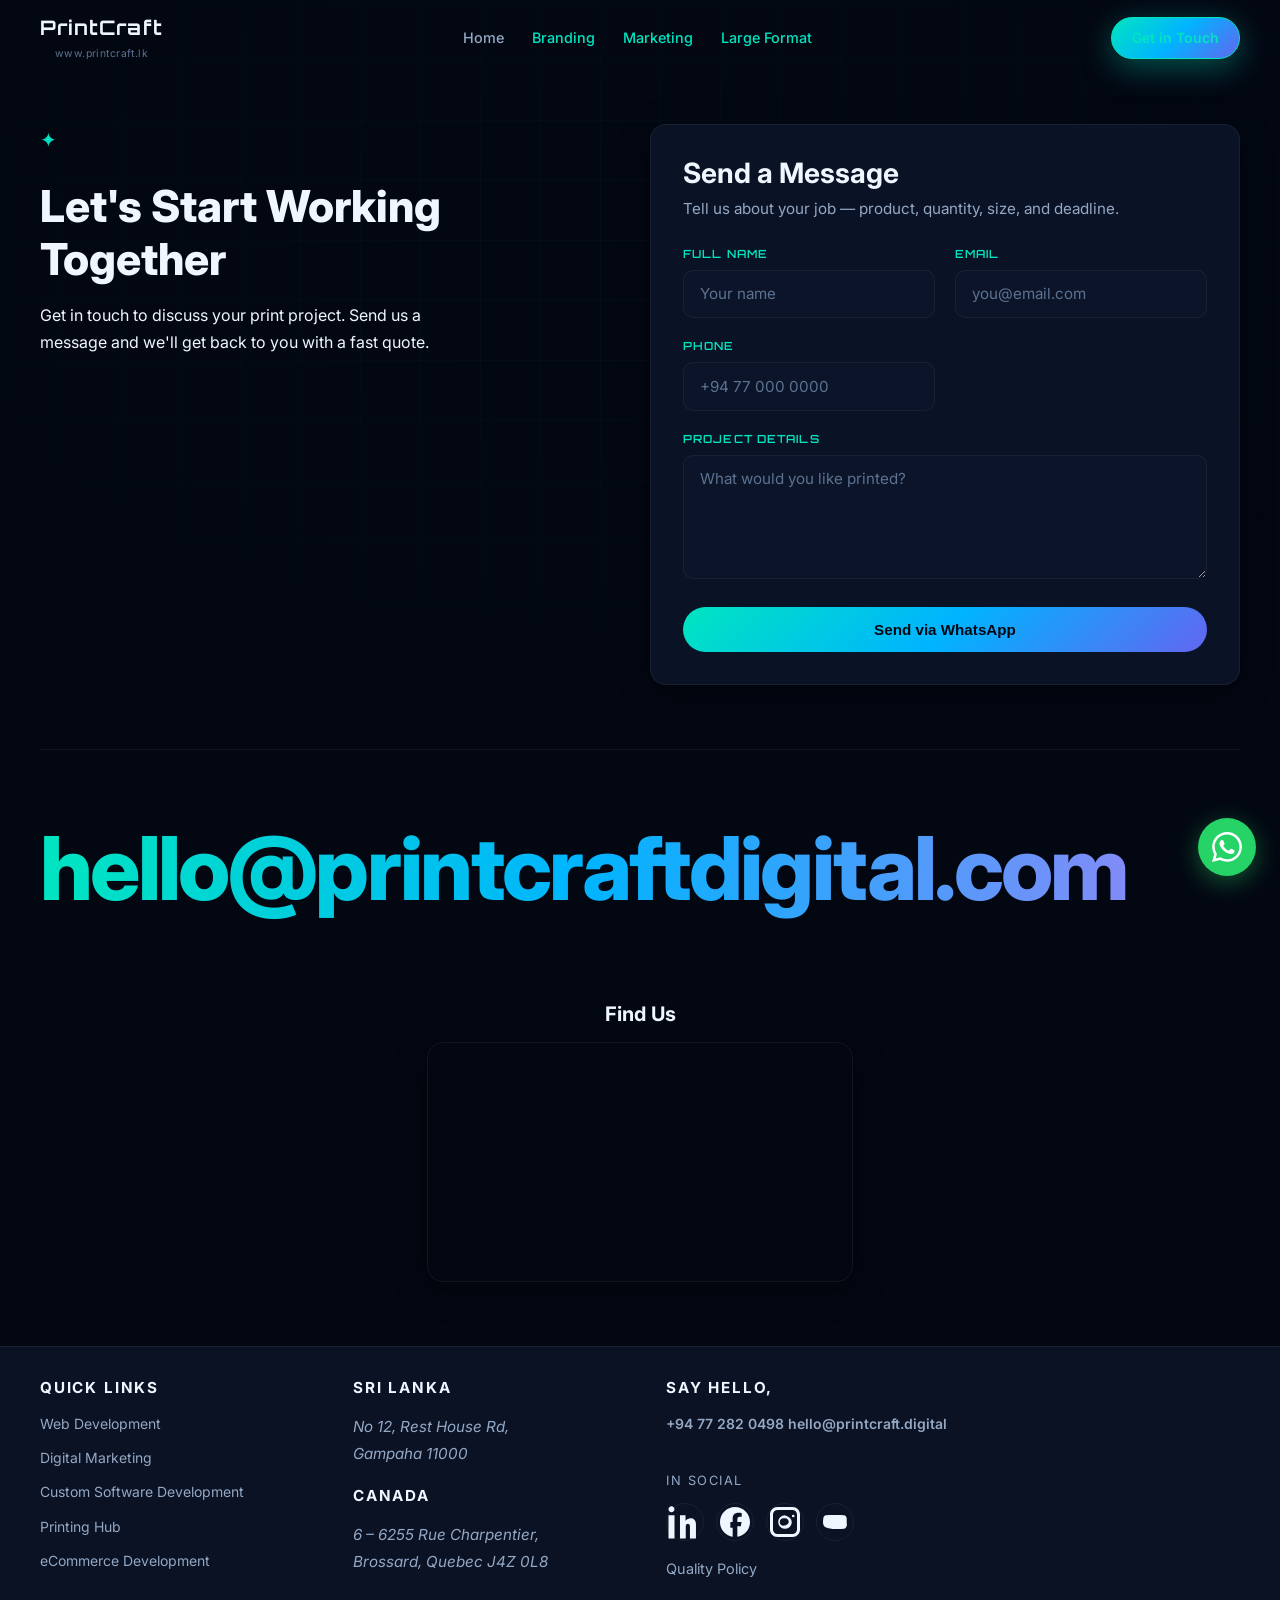
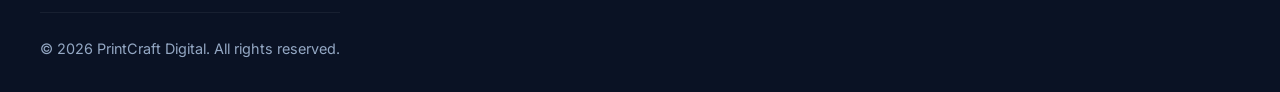
<file: contact.html>
<!DOCTYPE html>
<html lang="en">
<head>
  <meta charset="UTF-8">
  <meta name="viewport" content="width=device-width, initial-scale=1.0">
  <title>Contact | PrintCraft Digital</title>
  <link rel="preconnect" href="https://fonts.googleapis.com">
  <link rel="preconnect" href="https://fonts.gstatic.com" crossorigin>
  <link href="https://fonts.googleapis.com/css2?family=Inter:wght@400;500;600;700;800&family=Orbitron:wght@500;600;700;800;900&display=swap" rel="stylesheet">
  <link rel="stylesheet" href="style.css">
</head>
<body data-page="contact">

  <header class="site-header" id="siteHeader">
    <div class="container header-inner">
      <a href="index.html" class="logo">
        <span class="logo-text">PrintCraft</span>
        <span class="logo-url">www.printcraft.lk</span>
      </a>
      <button class="nav-toggle" id="navToggle" aria-label="Open menu" aria-expanded="false">
        <span></span><span></span><span></span>
      </button>
      <nav class="main-nav" id="mainNav">
        <a href="index.html" class="nav-link" data-nav="home">Home</a>
        <a href="services/branding.html" class="nav-link nav-accent" data-nav="branding">Branding</a>
        <a href="services/marketing.html" class="nav-link nav-accent" data-nav="marketing">Marketing</a>
        <a href="services/large-format.html" class="nav-link nav-accent" data-nav="large-format">Large Format</a>
        <a href="contact.html" class="nav-link btn-ghost mobile-only" style="margin-top:0.5rem">Get in Touch</a>
      </nav>
      <a href="contact.html" class="btn-ghost header-cta">Get in Touch</a>
    </div>
  </header>

  <main>
    <section class="contact-hero" id="contact-form">
      <div class="container">
        <div class="contact-combined-grid">
          <div class="contact-left">
            <div class="star-icon" aria-hidden="true">✦</div>
            <h1>Let's Start Working Together</h1>
            <p class="contact-intro">Get in touch to discuss your print project. Send us a message and we'll get back to you with a fast quote.</p>
          </div>

          <div class="contact-form-panel">
            <h2>Send a Message</h2>
            <p class="form-lead">Tell us about your job — product, quantity, size, and deadline.</p>
            <form class="form-grid" id="contactForm">
              <div class="form-row">
                <label for="name">Full Name</label>
                <input type="text" id="name" name="name" required placeholder="Your name">
              </div>
              <div class="form-row">
                <label for="email">Email</label>
                <input type="email" id="email" name="email" required placeholder="you@email.com">
              </div>
              <div class="form-row">
                <label for="phone">Phone</label>
                <input type="tel" id="phone" name="phone" placeholder="+94 77 000 0000">
              </div>
              <div class="form-row full">
                <label for="message">Project Details</label>
                <textarea id="message" name="message" rows="5" required placeholder="What would you like printed?"></textarea>
              </div>
              <div class="form-row full">
                <button type="submit" class="btn-primary" style="width:100%;border:none;cursor:pointer">Send via WhatsApp</button>
              </div>
            </form>
          </div>
        </div>

        <div class="contact-email-big">
          <a href="mailto:hello@printcraftdigital.com">hello@printcraftdigital.com</a>
        </div>
      </div>
    </section>

    <section class="map-section">
      <div class="container">
        <h2>Find Us</h2>
        <div class="map-wrap">
          <iframe
            title="PrintCraft Digital location on Google Maps"
            src="https://maps.google.com/maps?q=Galle+Road,+Colombo+03,+Sri+Lanka&t=&z=15&ie=UTF8&iwloc=&output=embed"
            allowfullscreen=""
            loading="lazy"
            referrerpolicy="no-referrer-when-downgrade">
          </iframe>
        </div>
      </div>
    </section>

  </main>

  <footer class="site-footer">
    <div class="container footer-inner">
      <div class="footer-grid">
        <div class="footer-col">
          <h3>Quick Links</h3>
          <nav class="footer-nav" aria-label="Footer navigation">
            <a href="index.html">Web Development</a>
            <a href="services/marketing.html">Digital Marketing</a>
            <a href="services/branding.html">Custom Software Development</a>
            <a href="services/large-format.html">Printing Hub</a>
            <a href="contact.html">eCommerce Development</a>
          </nav>
        </div>

        <div class="footer-col">
          <h3>Sri Lanka</h3>
          <address class="footer-address">
            No 12, Rest House Rd,<br>
            Gampaha 11000
          </address>

          <h3>Canada</h3>
          <address class="footer-address">
            6 – 6255 Rue Charpentier,<br>
            Brossard, Quebec J4Z 0L8
          </address>
        </div>

        <div class="footer-col">
          <h3>Say Hello,</h3>
          <a class="footer-contact-link" href="tel:+94772820498">+94 77 282 0498</a>
          <a class="footer-contact-link" href="mailto:hello@printcraft.digital">hello@printcraft.digital</a>
          <p class="footer-social-label">In Social</p>
          <div class="footer-social">
            <a href="#" aria-label="LinkedIn">
              <svg viewBox="0 0 24 24" fill="currentColor" aria-hidden="true"><path d="M4.98 3.5C4.98 4.6 4.11 5.5 3 5.5S1.02 4.6 1.02 3.5 1.88 1.5 3 1.5s1.98.9 1.98 2zm.02 4H1V23h4V7.5zm7.5 0h-3.85V23h3.85v-8.05c0-2.18 2.8-2.36 2.8 0V23h4V13.5c0-4.9-5.2-4.72-6.95-2.3V7.5z"/></svg>
            </a>
            <a href="#" aria-label="Facebook">
              <svg viewBox="0 0 24 24" fill="currentColor" aria-hidden="true"><path d="M22 12c0-5.522-4.477-10-10-10S2 6.478 2 12c0 5 3.657 9.127 8.438 9.879V15.89H8.898V12h1.54V9.797c0-2.507 1.492-3.89 3.777-3.89 1.094 0 2.238.195 2.238.195v2.46h-1.26c-1.243 0-1.63.772-1.63 1.562V12h2.773l-.443 2.889h-2.33v6.99C18.343 21.127 22 17 22 12z"/></svg>
            </a>
            <a href="#" aria-label="Instagram">
              <svg viewBox="0 0 24 24" fill="currentColor" aria-hidden="true"><path d="M7 2C4.24 2 2 4.24 2 7v10c0 2.76 2.24 5 5 5h10c2.76 0 5-2.24 5-5V7c0-2.76-2.24-5-5-5H7zm10 2c1.654 0 3 1.346 3 3v10c0 1.654-1.346 3-3 3H7c-1.654 0-3-1.346-3-3V7c0-1.654 1.346-3 3-3h10zm-5 3.5c-2.485 0-4.5 2.015-4.5 4.5s2.015 4.5 4.5 4.5 4.5-2.015 4.5-4.5S13.485 7.5 11 7.5zm0 2c1.378 0 2.5 1.122 2.5 2.5S12.378 14.5 11 14.5 8.5 13.378 8.5 12 9.622 9.5 11 9.5zm5.5-2.4a.9.9 0 110 1.8.9.9 0 010-1.8z"/></svg>
            </a>
            <a href="#" aria-label="YouTube">
              <svg viewBox="0 0 24 24" fill="currentColor" aria-hidden="true"><path d="M10 15l5.19-3L10 9v6zm9.8-5.58c-.14-.94-.76-1.67-1.52-1.93C16.12 7.3 12 7.3 12 7.3s-4.12 0-6.28.19c-.76.26-1.38.99-1.52 1.93C4 11.08 4 12 4 12s0 .92.2 1.58c.14.94.76 1.67 1.52 1.93C7.88 16.7 12 16.7 12 16.7s4.12 0 6.28-.19c.76-.26 1.38-.99 1.52-1.93.2-.66.2-1.58.0-1.58z"/></svg>
            </a>
          </div>
          <p class="footer-policy">Quality Policy</p>
        </div>
      </div>

      <div class="footer-bottom">
        <p>&copy; 2026 PrintCraft Digital. All rights reserved.</p>
      </div>
    </div>
  </footer>

  <a href="#" class="whatsapp-float" id="whatsappFloat" target="_blank" rel="noopener noreferrer" aria-label="Chat on WhatsApp">
    <svg viewBox="0 0 24 24" fill="currentColor" aria-hidden="true"><path d="M17.472 14.382c-.297-.149-1.758-.867-2.03-.967-.273-.099-.471-.148-.67.15-.197.297-.767.966-.94 1.164-.173.199-.347.223-.644.075-.297-.15-1.255-.463-2.39-1.475-.883-.788-1.48-1.761-1.653-2.059-.173-.297-.018-.458.13-.606.134-.133.298-.347.446-.52.149-.174.198-.298.298-.497.099-.198.05-.371-.025-.52-.075-.149-.669-1.612-.916-2.207-.242-.579-.487-.5-.669-.51-.173-.008-.371-.01-.57-.01-.198 0-.52.074-.792.372-.272.297-1.04 1.016-1.04 2.479 0 1.462 1.065 2.875 1.213 3.074.149.198 2.096 3.2 5.077 4.487.709.306 1.262.489 1.694.625.712.227 1.36.195 1.871.118.571-.085 1.758-.719 2.006-1.413.248-.694.248-1.289.173-1.413-.074-.124-.272-.198-.57-.347m-5.421 7.403h-.004a9.87 9.87 0 01-5.031-1.378l-.361-.214-3.741.982.998-3.648-.235-.374a9.86 9.86 0 01-1.51-5.26c.001-5.45 4.436-9.884 9.888-9.884 2.64 0 5.122 1.03 6.988 2.898a9.825 9.825 0 012.893 6.994c-.003 5.45-4.435 9.884-9.885 9.884m8.413-18.297A11.815 11.815 0 0012.05 0C5.495 0 .16 5.335.157 11.892c0 2.096.547 4.142 1.588 5.945L.057 24l6.305-1.654a11.882 11.882 0 005.683 1.448h.005c6.554 0 11.89-5.335 11.893-11.893a11.821 11.821 0 00-3.48-8.413z"/></svg>
  </a>

  <script src="script.js"></script>
</body>
</html>
</file>
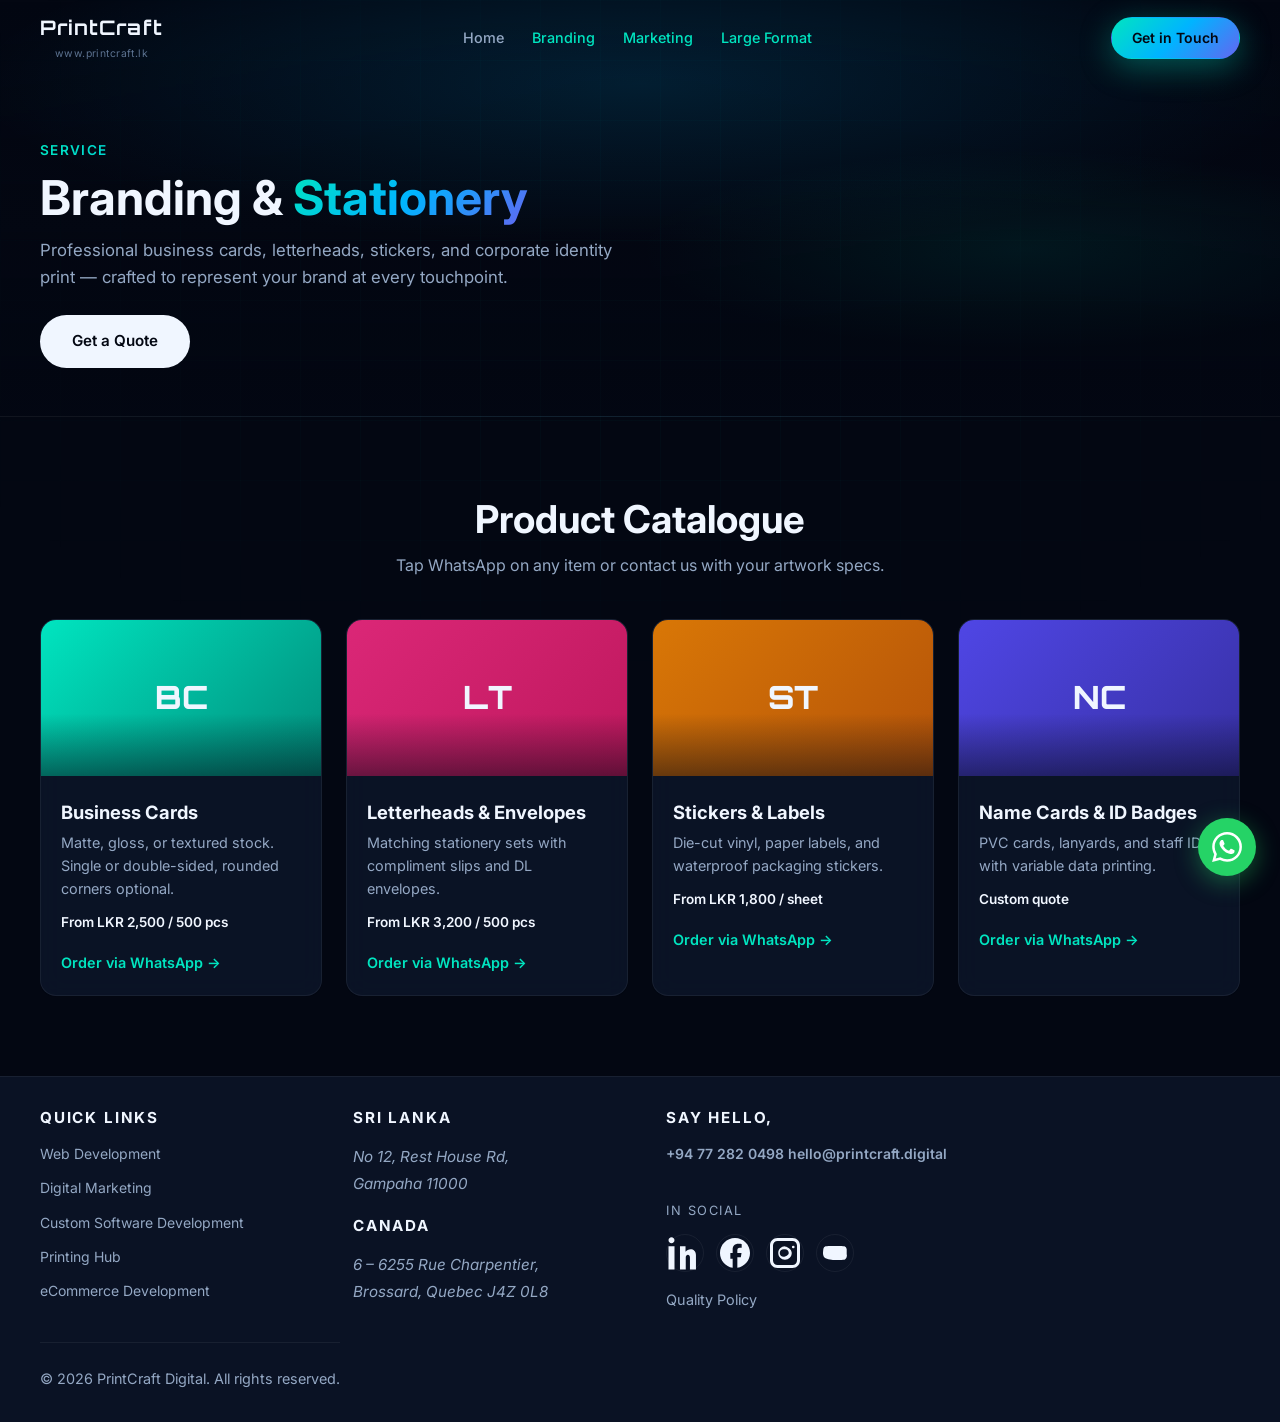
<file: services/branding.html>
<!DOCTYPE html>
<html lang="en">
<head>
  <meta charset="UTF-8">
  <meta name="viewport" content="width=device-width, initial-scale=1.0">
  <title>Branding Print | PrintCraft Digital</title>
  <link rel="preconnect" href="https://fonts.googleapis.com">
  <link rel="preconnect" href="https://fonts.gstatic.com" crossorigin>
  <link href="https://fonts.googleapis.com/css2?family=Inter:wght@400;500;600;700;800&family=Orbitron:wght@500;600;700;800;900&display=swap" rel="stylesheet">
  <link rel="stylesheet" href="../style.css">
</head>
<body data-page="branding">

  <header class="site-header" id="siteHeader">
    <div class="container header-inner">
      <a href="../index.html" class="logo">
        <span class="logo-text">PrintCraft</span>
        <span class="logo-url">www.printcraft.lk</span>
      </a>
      <button class="nav-toggle" id="navToggle" aria-label="Open menu" aria-expanded="false">
        <span></span><span></span><span></span>
      </button>
      <nav class="main-nav" id="mainNav">
        <a href="../index.html" class="nav-link" data-nav="home">Home</a>
        <a href="branding.html" class="nav-link nav-accent" data-nav="branding">Branding</a>
        <a href="marketing.html" class="nav-link nav-accent" data-nav="marketing">Marketing</a>
        <a href="large-format.html" class="nav-link nav-accent" data-nav="large-format">Large Format</a>
        <a href="../contact.html" class="nav-link btn-ghost mobile-only" style="margin-top:0.5rem">Get in Touch</a>
      </nav>
      <a href="../contact.html" class="btn-ghost header-cta">Get in Touch</a>
    </div>
  </header>

  <main>
    <section class="page-hero">
      <div class="container">
        <p class="text-gradient" style="font-weight:600;font-size:0.85rem;letter-spacing:0.1em;text-transform:uppercase;margin-bottom:0.5rem">Service</p>
        <h1>Branding & <span class="text-gradient">Stationery</span></h1>
        <p>Professional business cards, letterheads, stickers, and corporate identity print — crafted to represent your brand at every touchpoint.</p>
        <p style="margin-top:1.5rem"><a href="../contact.html" class="btn-white">Get a Quote</a></p>
      </div>
    </section>

    <section class="section">
      <div class="container">
        <header class="section-head">
          <h2>Product Catalogue</h2>
          <p>Tap WhatsApp on any item or contact us with your artwork specs.</p>
        </header>
        <div class="catalogue-grid">
          <article class="product-card">
            <div class="product-thumb">BC</div>
            <div class="product-body">
              <h3>Business Cards</h3>
              <p>Matte, gloss, or textured stock. Single or double-sided, rounded corners optional.</p>
              <span class="product-price">From LKR 2,500 / 500 pcs</span>
              <a href="#" class="product-link wa-order" data-product="Business Cards">Order via WhatsApp</a>
            </div>
          </article>
          <article class="product-card">
            <div class="product-thumb" style="background:linear-gradient(135deg,#db2777,#be185d)">LT</div>
            <div class="product-body">
              <h3>Letterheads & Envelopes</h3>
              <p>Matching stationery sets with compliment slips and DL envelopes.</p>
              <span class="product-price">From LKR 3,200 / 500 pcs</span>
              <a href="#" class="product-link wa-order" data-product="Letterheads & Envelopes">Order via WhatsApp</a>
            </div>
          </article>
          <article class="product-card">
            <div class="product-thumb" style="background:linear-gradient(135deg,#d97706,#b45309)">ST</div>
            <div class="product-body">
              <h3>Stickers & Labels</h3>
              <p>Die-cut vinyl, paper labels, and waterproof packaging stickers.</p>
              <span class="product-price">From LKR 1,800 / sheet</span>
              <a href="#" class="product-link wa-order" data-product="Stickers & Labels">Order via WhatsApp</a>
            </div>
          </article>
          <article class="product-card">
            <div class="product-thumb" style="background:linear-gradient(135deg,#4f46e5,#3730a3)">NC</div>
            <div class="product-body">
              <h3>Name Cards & ID Badges</h3>
              <p>PVC cards, lanyards, and staff ID with variable data printing.</p>
              <span class="product-price">Custom quote</span>
              <a href="#" class="product-link wa-order" data-product="Name Cards & ID Badges">Order via WhatsApp</a>
            </div>
          </article>
        </div>
      </div>
    </section>


  <footer class="site-footer">
    <div class="container footer-inner">
      <div class="footer-grid">
        <div class="footer-col">
          <h3>Quick Links</h3>
          <nav class="footer-nav" aria-label="Footer navigation">
            <a href="../index.html">Web Development</a>
            <a href="marketing.html">Digital Marketing</a>
            <a href="branding.html">Custom Software Development</a>
            <a href="large-format.html">Printing Hub</a>
            <a href="../contact.html">eCommerce Development</a>
          </nav>
        </div>

        <div class="footer-col">
          <h3>Sri Lanka</h3>
          <address class="footer-address">
            No 12, Rest House Rd,<br>
            Gampaha 11000
          </address>

          <h3>Canada</h3>
          <address class="footer-address">
            6 – 6255 Rue Charpentier,<br>
            Brossard, Quebec J4Z 0L8
          </address>
        </div>

        <div class="footer-col">
          <h3>Say Hello,</h3>
          <a class="footer-contact-link" href="tel:+94772820498">+94 77 282 0498</a>
          <a class="footer-contact-link" href="mailto:hello@printcraft.digital">hello@printcraft.digital</a>
          <p class="footer-social-label">In Social</p>
          <div class="footer-social">
            <a href="#" aria-label="LinkedIn">
              <svg viewBox="0 0 24 24" fill="currentColor" aria-hidden="true"><path d="M4.98 3.5C4.98 4.6 4.11 5.5 3 5.5S1.02 4.6 1.02 3.5 1.88 1.5 3 1.5s1.98.9 1.98 2zm.02 4H1V23h4V7.5zm7.5 0h-3.85V23h3.85v-8.05c0-2.18 2.8-2.36 2.8 0V23h4V13.5c0-4.9-5.2-4.72-6.95-2.3V7.5z"/></svg>
            </a>
            <a href="#" aria-label="Facebook">
              <svg viewBox="0 0 24 24" fill="currentColor" aria-hidden="true"><path d="M22 12c0-5.522-4.477-10-10-10S2 6.478 2 12c0 5 3.657 9.127 8.438 9.879V15.89H8.898V12h1.54V9.797c0-2.507 1.492-3.89 3.777-3.89 1.094 0 2.238.195 2.238.195v2.46h-1.26c-1.243 0-1.63.772-1.63 1.562V12h2.773l-.443 2.889h-2.33v6.99C18.343 21.127 22 17 22 12z"/></svg>
            </a>
            <a href="#" aria-label="Instagram">
              <svg viewBox="0 0 24 24" fill="currentColor" aria-hidden="true"><path d="M7 2C4.24 2 2 4.24 2 7v10c0 2.76 2.24 5 5 5h10c2.76 0 5-2.24 5-5V7c0-2.76-2.24-5-5-5H7zm10 2c1.654 0 3 1.346 3 3v10c0 1.654-1.346 3-3 3H7c-1.654 0-3-1.346-3-3V7c0-1.654 1.346-3 3-3h10zm-5 3.5c-2.485 0-4.5 2.015-4.5 4.5s2.015 4.5 4.5 4.5 4.5-2.015 4.5-4.5S13.485 7.5 11 7.5zm0 2c1.378 0 2.5 1.122 2.5 2.5S12.378 14.5 11 14.5 8.5 13.378 8.5 12 9.622 9.5 11 9.5zm5.5-2.4a.9.9 0 110 1.8.9.9 0 010-1.8z"/></svg>
            </a>
            <a href="#" aria-label="YouTube">
              <svg viewBox="0 0 24 24" fill="currentColor" aria-hidden="true"><path d="M10 15l5.19-3L10 9v6zm9.8-5.58c-.14-.94-.76-1.67-1.52-1.93C16.12 7.3 12 7.3 12 7.3s-4.12 0-6.28.19c-.76.26-1.38.99-1.52 1.93C4 11.08 4 12 4 12s0 .92.2 1.58c.14.94.76 1.67 1.52 1.93C7.88 16.7 12 16.7 12 16.7s4.12 0 6.28-.19c.76-.26 1.38-.99 1.52-1.93.2-.66.2-1.58.0-1.58z"/></svg>
            </a>
          </div>
          <p class="footer-policy">Quality Policy</p>
        </div>
      </div>

      <div class="footer-bottom">
        <p>&copy; 2026 PrintCraft Digital. All rights reserved.</p>
      </div>
    </div>
  </footer>

  <a href="#" class="whatsapp-float" id="whatsappFloat" target="_blank" rel="noopener noreferrer" aria-label="Chat on WhatsApp">
    <svg viewBox="0 0 24 24" fill="currentColor" aria-hidden="true"><path d="M17.472 14.382c-.297-.149-1.758-.867-2.03-.967-.273-.099-.471-.148-.67.15-.197.297-.767.966-.94 1.164-.173.199-.347.223-.644.075-.297-.15-1.255-.463-2.39-1.475-.883-.788-1.48-1.761-1.653-2.059-.173-.297-.018-.458.13-.606.134-.133.298-.347.446-.52.149-.174.198-.298.298-.497.099-.198.05-.371-.025-.52-.075-.149-.669-1.612-.916-2.207-.242-.579-.487-.5-.669-.51-.173-.008-.371-.01-.57-.01-.198 0-.52.074-.792.372-.272.297-1.04 1.016-1.04 2.479 0 1.462 1.065 2.875 1.213 3.074.149.198 2.096 3.2 5.077 4.487.709.306 1.262.489 1.694.625.712.227 1.36.195 1.871.118.571-.085 1.758-.719 2.006-1.413.248-.694.248-1.289.173-1.413-.074-.124-.272-.198-.57-.347m-5.421 7.403h-.004a9.87 9.87 0 01-5.031-1.378l-.361-.214-3.741.982.998-3.648-.235-.374a9.86 9.86 0 01-1.51-5.26c.001-5.45 4.436-9.884 9.888-9.884 2.64 0 5.122 1.03 6.988 2.898a9.825 9.825 0 012.893 6.994c-.003 5.45-4.435 9.884-9.885 9.884m8.413-18.297A11.815 11.815 0 0012.05 0C5.495 0 .16 5.335.157 11.892c0 2.096.547 4.142 1.588 5.945L.057 24l6.305-1.654a11.882 11.882 0 005.683 1.448h.005c6.554 0 11.89-5.335 11.893-11.893a11.821 11.821 0 00-3.48-8.413z"/></svg>
  </a>
  <script src="../script.js"></script>
</body>
</html>
</file>
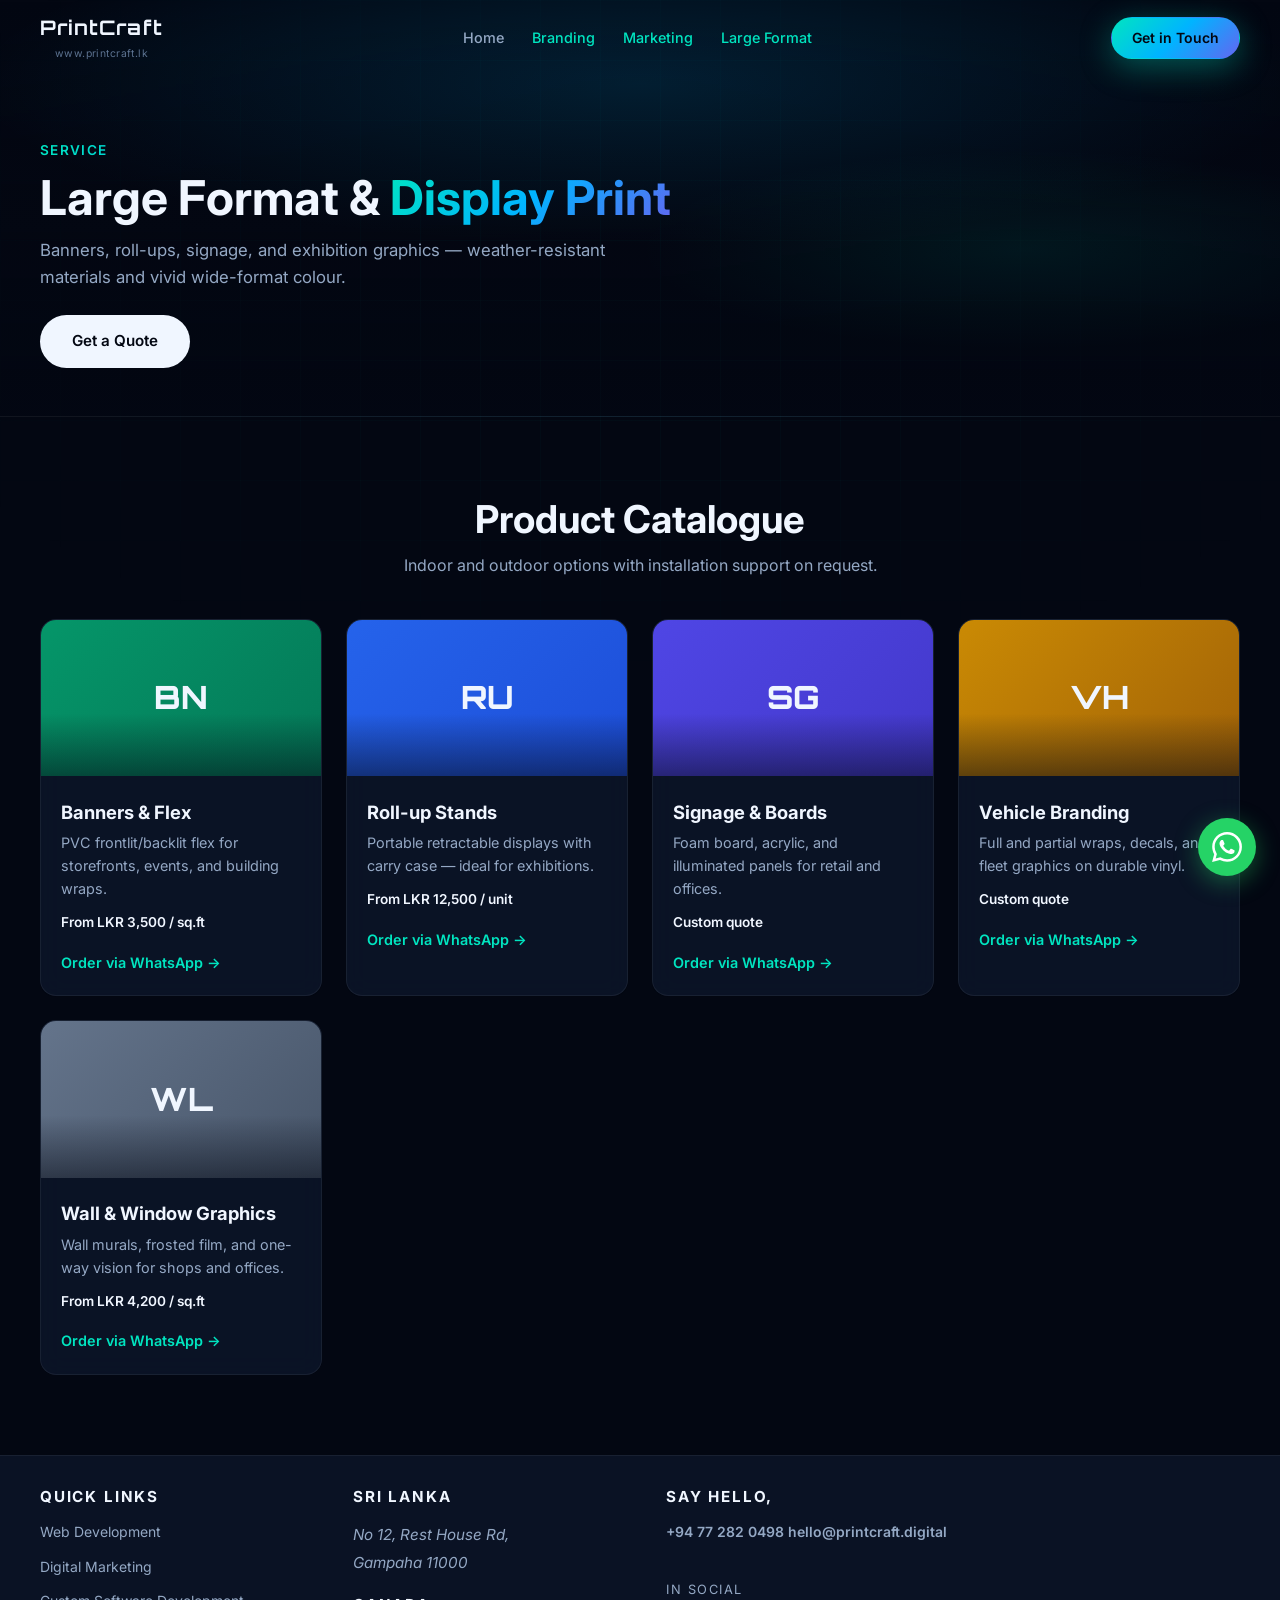
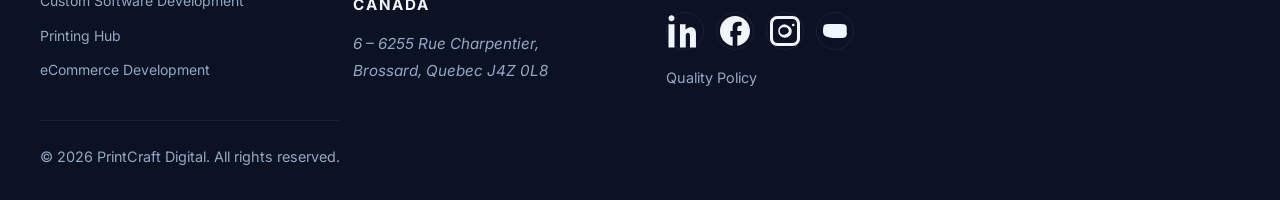
<file: services/large-format.html>
<!DOCTYPE html>
<html lang="en">
<head>
  <meta charset="UTF-8">
  <meta name="viewport" content="width=device-width, initial-scale=1.0">
  <title>Large Format Print | PrintCraft Digital</title>
  <link rel="preconnect" href="https://fonts.googleapis.com">
  <link rel="preconnect" href="https://fonts.gstatic.com" crossorigin>
  <link href="https://fonts.googleapis.com/css2?family=Inter:wght@400;500;600;700;800&family=Orbitron:wght@500;600;700;800;900&display=swap" rel="stylesheet">
  <link rel="stylesheet" href="../style.css">
</head>
<body data-page="large-format">

  <header class="site-header" id="siteHeader">
    <div class="container header-inner">
      <a href="../index.html" class="logo">
        <span class="logo-text">PrintCraft</span>
        <span class="logo-url">www.printcraft.lk</span>
      </a>
      <button class="nav-toggle" id="navToggle" aria-label="Open menu" aria-expanded="false">
        <span></span><span></span><span></span>
      </button>
      <nav class="main-nav" id="mainNav">
        <a href="../index.html" class="nav-link" data-nav="home">Home</a>
        <a href="branding.html" class="nav-link nav-accent" data-nav="branding">Branding</a>
        <a href="marketing.html" class="nav-link nav-accent" data-nav="marketing">Marketing</a>
        <a href="large-format.html" class="nav-link nav-accent" data-nav="large-format">Large Format</a>
        <a href="../contact.html" class="nav-link btn-ghost mobile-only" style="margin-top:0.5rem">Get in Touch</a>
      </nav>
      <a href="../contact.html" class="btn-ghost header-cta">Get in Touch</a>
    </div>
  </header>

  <main>
    <section class="page-hero">
      <div class="container">
        <p class="text-gradient" style="font-weight:600;font-size:0.85rem;letter-spacing:0.1em;text-transform:uppercase;margin-bottom:0.5rem">Service</p>
        <h1>Large Format & <span class="text-gradient">Display Print</span></h1>
        <p>Banners, roll-ups, signage, and exhibition graphics — weather-resistant materials and vivid wide-format colour.</p>
        <p style="margin-top:1.5rem"><a href="../contact.html" class="btn-white">Get a Quote</a></p>
      </div>
    </section>

    <section class="section">
      <div class="container">
        <header class="section-head">
          <h2>Product Catalogue</h2>
          <p>Indoor and outdoor options with installation support on request.</p>
        </header>
        <div class="catalogue-grid">
          <article class="product-card">
            <div class="product-thumb" style="background:linear-gradient(135deg,#059669,#047857)">BN</div>
            <div class="product-body">
              <h3>Banners & Flex</h3>
              <p>PVC frontlit/backlit flex for storefronts, events, and building wraps.</p>
              <span class="product-price">From LKR 3,500 / sq.ft</span>
              <a href="#" class="product-link wa-order" data-product="Banners & Flex">Order via WhatsApp</a>
            </div>
          </article>
          <article class="product-card">
            <div class="product-thumb" style="background:linear-gradient(135deg,#2563eb,#1d4ed8)">RU</div>
            <div class="product-body">
              <h3>Roll-up Stands</h3>
              <p>Portable retractable displays with carry case — ideal for exhibitions.</p>
              <span class="product-price">From LKR 12,500 / unit</span>
              <a href="#" class="product-link wa-order" data-product="Roll-up Stands">Order via WhatsApp</a>
            </div>
          </article>
          <article class="product-card">
            <div class="product-thumb" style="background:linear-gradient(135deg,#4f46e5,#4338ca)">SG</div>
            <div class="product-body">
              <h3>Signage & Boards</h3>
              <p>Foam board, acrylic, and illuminated panels for retail and offices.</p>
              <span class="product-price">Custom quote</span>
              <a href="#" class="product-link wa-order" data-product="Signage & Boards">Order via WhatsApp</a>
            </div>
          </article>
          <article class="product-card">
            <div class="product-thumb" style="background:linear-gradient(135deg,#ca8a04,#a16207)">VH</div>
            <div class="product-body">
              <h3>Vehicle Branding</h3>
              <p>Full and partial wraps, decals, and fleet graphics on durable vinyl.</p>
              <span class="product-price">Custom quote</span>
              <a href="#" class="product-link wa-order" data-product="Vehicle Branding">Order via WhatsApp</a>
            </div>
          </article>
          <article class="product-card">
            <div class="product-thumb" style="background:linear-gradient(135deg,#64748b,#475569)">WL</div>
            <div class="product-body">
              <h3>Wall & Window Graphics</h3>
              <p>Wall murals, frosted film, and one-way vision for shops and offices.</p>
              <span class="product-price">From LKR 4,200 / sq.ft</span>
              <a href="#" class="product-link wa-order" data-product="Wall & Window Graphics">Order via WhatsApp</a>
            </div>
          </article>
        </div>
      </div>
    </section>



  <footer class="site-footer">
    <div class="container footer-inner">
      <div class="footer-grid">
        <div class="footer-col">
          <h3>Quick Links</h3>
          <nav class="footer-nav" aria-label="Footer navigation">
            <a href="../index.html">Web Development</a>
            <a href="marketing.html">Digital Marketing</a>
            <a href="branding.html">Custom Software Development</a>
            <a href="large-format.html">Printing Hub</a>
            <a href="../contact.html">eCommerce Development</a>
          </nav>
        </div>

        <div class="footer-col">
          <h3>Sri Lanka</h3>
          <address class="footer-address">
            No 12, Rest House Rd,<br>
            Gampaha 11000
          </address>

          <h3>Canada</h3>
          <address class="footer-address">
            6 – 6255 Rue Charpentier,<br>
            Brossard, Quebec J4Z 0L8
          </address>
        </div>

        <div class="footer-col">
          <h3>Say Hello,</h3>
          <a class="footer-contact-link" href="tel:+94772820498">+94 77 282 0498</a>
          <a class="footer-contact-link" href="mailto:hello@printcraft.digital">hello@printcraft.digital</a>
          <p class="footer-social-label">In Social</p>
          <div class="footer-social">
            <a href="#" aria-label="LinkedIn">
              <svg viewBox="0 0 24 24" fill="currentColor" aria-hidden="true"><path d="M4.98 3.5C4.98 4.6 4.11 5.5 3 5.5S1.02 4.6 1.02 3.5 1.88 1.5 3 1.5s1.98.9 1.98 2zm.02 4H1V23h4V7.5zm7.5 0h-3.85V23h3.85v-8.05c0-2.18 2.8-2.36 2.8 0V23h4V13.5c0-4.9-5.2-4.72-6.95-2.3V7.5z"/></svg>
            </a>
            <a href="#" aria-label="Facebook">
              <svg viewBox="0 0 24 24" fill="currentColor" aria-hidden="true"><path d="M22 12c0-5.522-4.477-10-10-10S2 6.478 2 12c0 5 3.657 9.127 8.438 9.879V15.89H8.898V12h1.54V9.797c0-2.507 1.492-3.89 3.777-3.89 1.094 0 2.238.195 2.238.195v2.46h-1.26c-1.243 0-1.63.772-1.63 1.562V12h2.773l-.443 2.889h-2.33v6.99C18.343 21.127 22 17 22 12z"/></svg>
            </a>
            <a href="#" aria-label="Instagram">
              <svg viewBox="0 0 24 24" fill="currentColor" aria-hidden="true"><path d="M7 2C4.24 2 2 4.24 2 7v10c0 2.76 2.24 5 5 5h10c2.76 0 5-2.24 5-5V7c0-2.76-2.24-5-5-5H7zm10 2c1.654 0 3 1.346 3 3v10c0 1.654-1.346 3-3 3H7c-1.654 0-3-1.346-3-3V7c0-1.654 1.346-3 3-3h10zm-5 3.5c-2.485 0-4.5 2.015-4.5 4.5s2.015 4.5 4.5 4.5 4.5-2.015 4.5-4.5S13.485 7.5 11 7.5zm0 2c1.378 0 2.5 1.122 2.5 2.5S12.378 14.5 11 14.5 8.5 13.378 8.5 12 9.622 9.5 11 9.5zm5.5-2.4a.9.9 0 110 1.8.9.9 0 010-1.8z"/></svg>
            </a>
            <a href="#" aria-label="YouTube">
              <svg viewBox="0 0 24 24" fill="currentColor" aria-hidden="true"><path d="M10 15l5.19-3L10 9v6zm9.8-5.58c-.14-.94-.76-1.67-1.52-1.93C16.12 7.3 12 7.3 12 7.3s-4.12 0-6.28.19c-.76.26-1.38.99-1.52 1.93C4 11.08 4 12 4 12s0 .92.2 1.58c.14.94.76 1.67 1.52 1.93C7.88 16.7 12 16.7 12 16.7s4.12 0 6.28-.19c.76-.26 1.38-.99 1.52-1.93.2-.66.2-1.58.0-1.58z"/></svg>
            </a>
          </div>
          <p class="footer-policy">Quality Policy</p>
        </div>
      </div>

      <div class="footer-bottom">
        <p>&copy; 2026 PrintCraft Digital. All rights reserved.</p>
      </div>
    </div>
  </footer>

  <a href="#" class="whatsapp-float" id="whatsappFloat" target="_blank" rel="noopener noreferrer" aria-label="Chat on WhatsApp">
    <svg viewBox="0 0 24 24" fill="currentColor" aria-hidden="true"><path d="M17.472 14.382c-.297-.149-1.758-.867-2.03-.967-.273-.099-.471-.148-.67.15-.197.297-.767.966-.94 1.164-.173.199-.347.223-.644.075-.297-.15-1.255-.463-2.39-1.475-.883-.788-1.48-1.761-1.653-2.059-.173-.297-.018-.458.13-.606.134-.133.298-.347.446-.52.149-.174.198-.298.298-.497.099-.198.05-.371-.025-.52-.075-.149-.669-1.612-.916-2.207-.242-.579-.487-.5-.669-.51-.173-.008-.371-.01-.57-.01-.198 0-.52.074-.792.372-.272.297-1.04 1.016-1.04 2.479 0 1.462 1.065 2.875 1.213 3.074.149.198 2.096 3.2 5.077 4.487.709.306 1.262.489 1.694.625.712.227 1.36.195 1.871.118.571-.085 1.758-.719 2.006-1.413.248-.694.248-1.289.173-1.413-.074-.124-.272-.198-.57-.347m-5.421 7.403h-.004a9.87 9.87 0 01-5.031-1.378l-.361-.214-3.741.982.998-3.648-.235-.374a9.86 9.86 0 01-1.51-5.26c.001-5.45 4.436-9.884 9.888-9.884 2.64 0 5.122 1.03 6.988 2.898a9.825 9.825 0 012.893 6.994c-.003 5.45-4.435 9.884-9.885 9.884m8.413-18.297A11.815 11.815 0 0012.05 0C5.495 0 .16 5.335.157 11.892c0 2.096.547 4.142 1.588 5.945L.057 24l6.305-1.654a11.882 11.882 0 005.683 1.448h.005c6.554 0 11.89-5.335 11.893-11.893a11.821 11.821 0 00-3.48-8.413z"/></svg>
  </a>
  <script src="../script.js"></script>
</body>
</html>
</file>
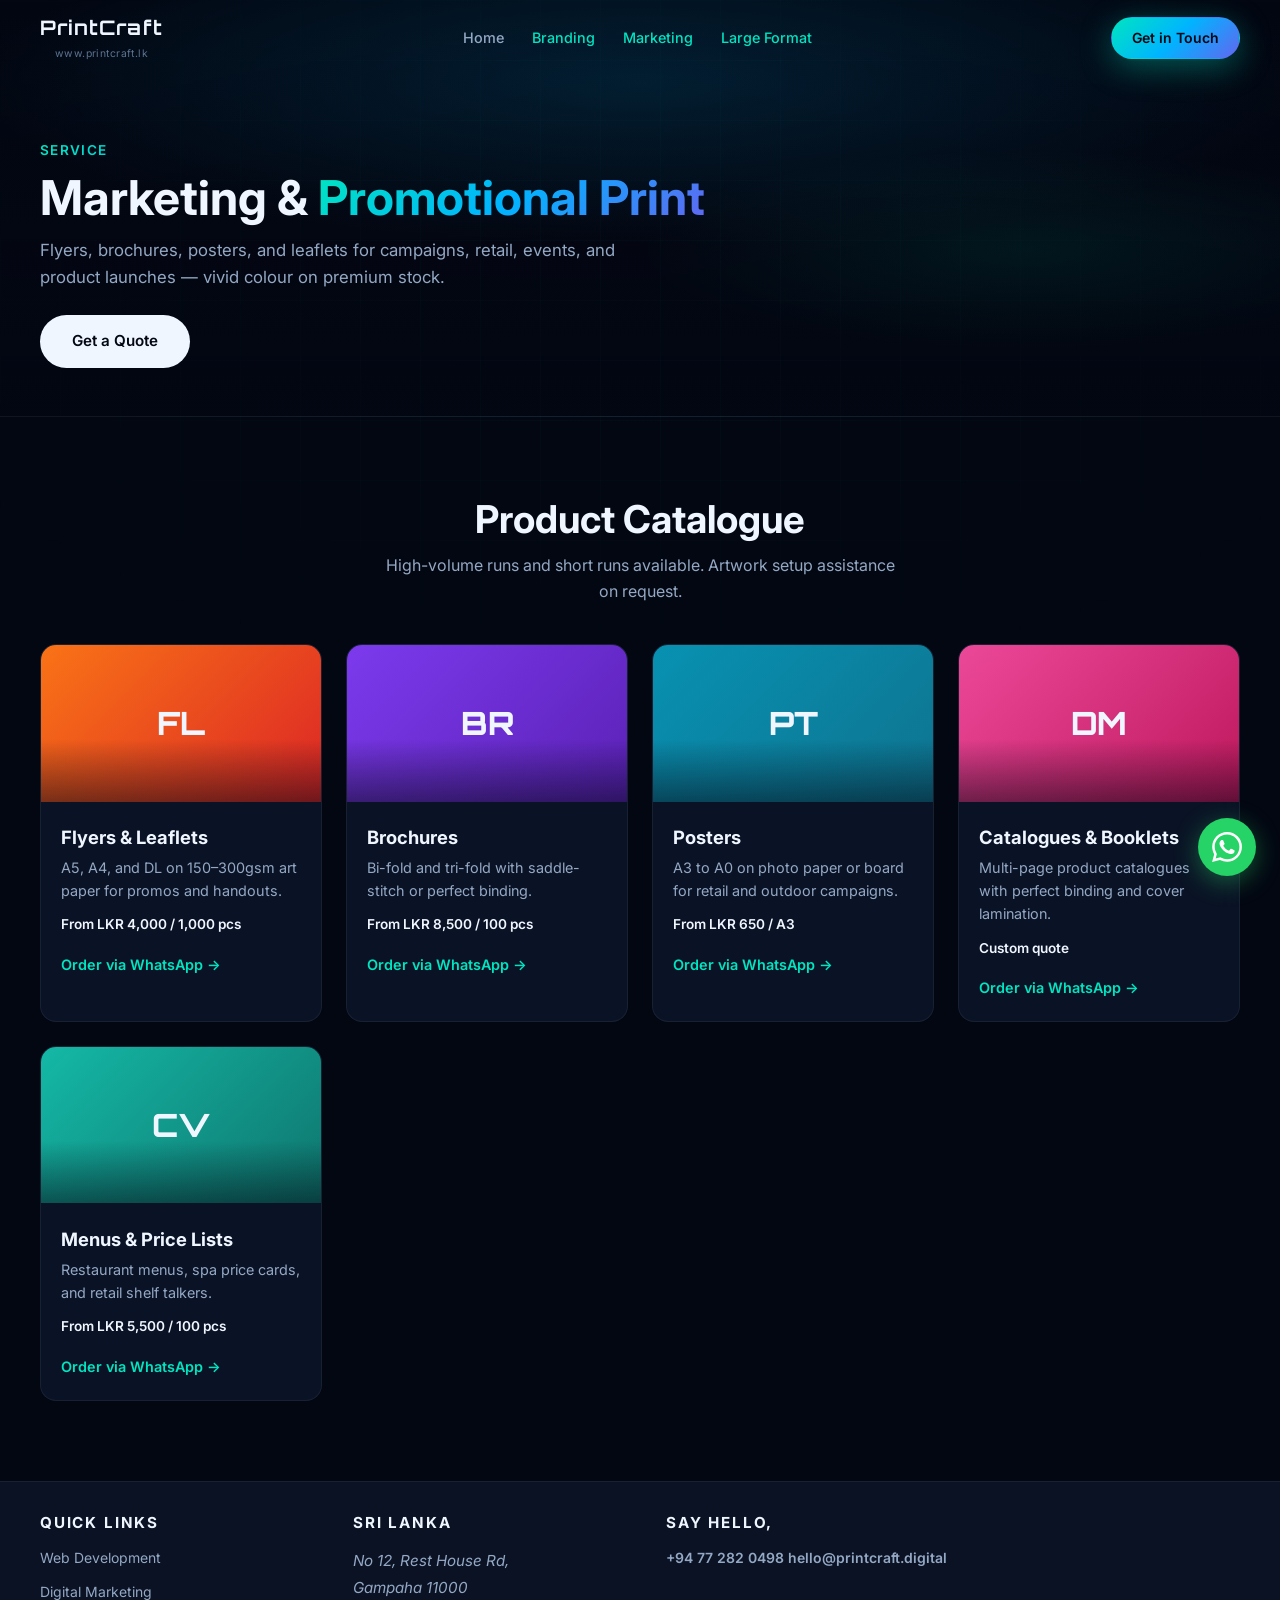
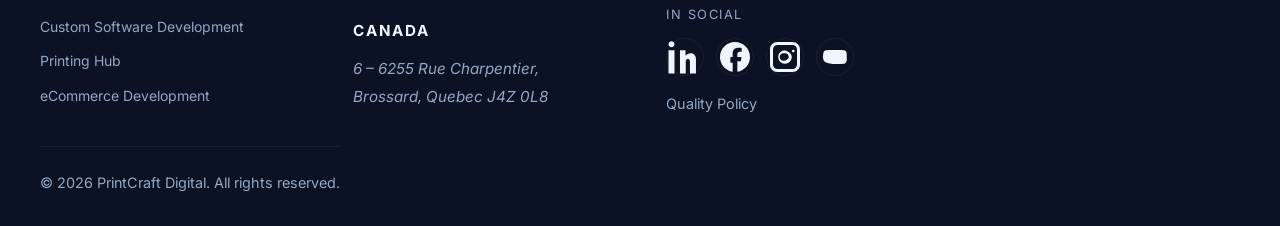
<file: services/marketing.html>
<!DOCTYPE html>
<html lang="en">
<head>
  <meta charset="UTF-8">
  <meta name="viewport" content="width=device-width, initial-scale=1.0">
  <title>Marketing Print | PrintCraft Digital</title>
  <link rel="preconnect" href="https://fonts.googleapis.com">
  <link rel="preconnect" href="https://fonts.gstatic.com" crossorigin>
  <link href="https://fonts.googleapis.com/css2?family=Inter:wght@400;500;600;700;800&family=Orbitron:wght@500;600;700;800;900&display=swap" rel="stylesheet">
  <link rel="stylesheet" href="../style.css">
</head>
<body data-page="marketing">

  <header class="site-header" id="siteHeader">
    <div class="container header-inner">
      <a href="../index.html" class="logo">
        <span class="logo-text">PrintCraft</span>
        <span class="logo-url">www.printcraft.lk</span>
      </a>
      <button class="nav-toggle" id="navToggle" aria-label="Open menu" aria-expanded="false">
        <span></span><span></span><span></span>
      </button>
      <nav class="main-nav" id="mainNav">
        <a href="../index.html" class="nav-link" data-nav="home">Home</a>
        <a href="branding.html" class="nav-link nav-accent" data-nav="branding">Branding</a>
        <a href="marketing.html" class="nav-link nav-accent" data-nav="marketing">Marketing</a>
        <a href="large-format.html" class="nav-link nav-accent" data-nav="large-format">Large Format</a>
        <a href="../contact.html" class="nav-link btn-ghost mobile-only" style="margin-top:0.5rem">Get in Touch</a>
      </nav>
      <a href="../contact.html" class="btn-ghost header-cta">Get in Touch</a>
    </div>
  </header>

  <main>
    <section class="page-hero">
      <div class="container">
        <p class="text-gradient" style="font-weight:600;font-size:0.85rem;letter-spacing:0.1em;text-transform:uppercase;margin-bottom:0.5rem">Service</p>
        <h1>Marketing & <span class="text-gradient">Promotional Print</span></h1>
        <p>Flyers, brochures, posters, and leaflets for campaigns, retail, events, and product launches — vivid colour on premium stock.</p>
        <p style="margin-top:1.5rem"><a href="../contact.html" class="btn-white">Get a Quote</a></p>
      </div>
    </section>

    <section class="section">
      <div class="container">
        <header class="section-head">
          <h2>Product Catalogue</h2>
          <p>High-volume runs and short runs available. Artwork setup assistance on request.</p>
        </header>
        <div class="catalogue-grid">
          <article class="product-card">
            <div class="product-thumb" style="background:linear-gradient(135deg,#f97316,#dc2626)">FL</div>
            <div class="product-body">
              <h3>Flyers & Leaflets</h3>
              <p>A5, A4, and DL on 150–300gsm art paper for promos and handouts.</p>
              <span class="product-price">From LKR 4,000 / 1,000 pcs</span>
              <a href="#" class="product-link wa-order" data-product="Flyers & Leaflets">Order via WhatsApp</a>
            </div>
          </article>
          <article class="product-card">
            <div class="product-thumb" style="background:linear-gradient(135deg,#7c3aed,#5b21b6)">BR</div>
            <div class="product-body">
              <h3>Brochures</h3>
              <p>Bi-fold and tri-fold with saddle-stitch or perfect binding.</p>
              <span class="product-price">From LKR 8,500 / 100 pcs</span>
              <a href="#" class="product-link wa-order" data-product="Brochures">Order via WhatsApp</a>
            </div>
          </article>
          <article class="product-card">
            <div class="product-thumb" style="background:linear-gradient(135deg,#0891b2,#0e7490)">PT</div>
            <div class="product-body">
              <h3>Posters</h3>
              <p>A3 to A0 on photo paper or board for retail and outdoor campaigns.</p>
              <span class="product-price">From LKR 650 / A3</span>
              <a href="#" class="product-link wa-order" data-product="Posters">Order via WhatsApp</a>
            </div>
          </article>
          <article class="product-card">
            <div class="product-thumb" style="background:linear-gradient(135deg,#ec4899,#be185d)">DM</div>
            <div class="product-body">
              <h3>Catalogues & Booklets</h3>
              <p>Multi-page product catalogues with perfect binding and cover lamination.</p>
              <span class="product-price">Custom quote</span>
              <a href="#" class="product-link wa-order" data-product="Catalogues & Booklets">Order via WhatsApp</a>
            </div>
          </article>
          <article class="product-card">
            <div class="product-thumb" style="background:linear-gradient(135deg,#14b8a6,#0f766e)">CV</div>
            <div class="product-body">
              <h3>Menus & Price Lists</h3>
              <p>Restaurant menus, spa price cards, and retail shelf talkers.</p>
              <span class="product-price">From LKR 5,500 / 100 pcs</span>
              <a href="#" class="product-link wa-order" data-product="Menus & Price Lists">Order via WhatsApp</a>
            </div>
          </article>
        </div>
      </div>
    </section>

  
  <footer class="site-footer">
    <div class="container footer-inner">
      <div class="footer-grid">
        <div class="footer-col">
          <h3>Quick Links</h3>
          <nav class="footer-nav" aria-label="Footer navigation">
            <a href="../index.html">Web Development</a>
            <a href="marketing.html">Digital Marketing</a>
            <a href="branding.html">Custom Software Development</a>
            <a href="large-format.html">Printing Hub</a>
            <a href="../contact.html">eCommerce Development</a>
          </nav>
        </div>

        <div class="footer-col">
          <h3>Sri Lanka</h3>
          <address class="footer-address">
            No 12, Rest House Rd,<br>
            Gampaha 11000
          </address>

          <h3>Canada</h3>
          <address class="footer-address">
            6 – 6255 Rue Charpentier,<br>
            Brossard, Quebec J4Z 0L8
          </address>
        </div>

        <div class="footer-col">
          <h3>Say Hello,</h3>
          <a class="footer-contact-link" href="tel:+94772820498">+94 77 282 0498</a>
          <a class="footer-contact-link" href="mailto:hello@printcraft.digital">hello@printcraft.digital</a>
          <p class="footer-social-label">In Social</p>
          <div class="footer-social">
            <a href="#" aria-label="LinkedIn">
              <svg viewBox="0 0 24 24" fill="currentColor" aria-hidden="true"><path d="M4.98 3.5C4.98 4.6 4.11 5.5 3 5.5S1.02 4.6 1.02 3.5 1.88 1.5 3 1.5s1.98.9 1.98 2zm.02 4H1V23h4V7.5zm7.5 0h-3.85V23h3.85v-8.05c0-2.18 2.8-2.36 2.8 0V23h4V13.5c0-4.9-5.2-4.72-6.95-2.3V7.5z"/></svg>
            </a>
            <a href="#" aria-label="Facebook">
              <svg viewBox="0 0 24 24" fill="currentColor" aria-hidden="true"><path d="M22 12c0-5.522-4.477-10-10-10S2 6.478 2 12c0 5 3.657 9.127 8.438 9.879V15.89H8.898V12h1.54V9.797c0-2.507 1.492-3.89 3.777-3.89 1.094 0 2.238.195 2.238.195v2.46h-1.26c-1.243 0-1.63.772-1.63 1.562V12h2.773l-.443 2.889h-2.33v6.99C18.343 21.127 22 17 22 12z"/></svg>
            </a>
            <a href="#" aria-label="Instagram">
              <svg viewBox="0 0 24 24" fill="currentColor" aria-hidden="true"><path d="M7 2C4.24 2 2 4.24 2 7v10c0 2.76 2.24 5 5 5h10c2.76 0 5-2.24 5-5V7c0-2.76-2.24-5-5-5H7zm10 2c1.654 0 3 1.346 3 3v10c0 1.654-1.346 3-3 3H7c-1.654 0-3-1.346-3-3V7c0-1.654 1.346-3 3-3h10zm-5 3.5c-2.485 0-4.5 2.015-4.5 4.5s2.015 4.5 4.5 4.5 4.5-2.015 4.5-4.5S13.485 7.5 11 7.5zm0 2c1.378 0 2.5 1.122 2.5 2.5S12.378 14.5 11 14.5 8.5 13.378 8.5 12 9.622 9.5 11 9.5zm5.5-2.4a.9.9 0 110 1.8.9.9 0 010-1.8z"/></svg>
            </a>
            <a href="#" aria-label="YouTube">
              <svg viewBox="0 0 24 24" fill="currentColor" aria-hidden="true"><path d="M10 15l5.19-3L10 9v6zm9.8-5.58c-.14-.94-.76-1.67-1.52-1.93C16.12 7.3 12 7.3 12 7.3s-4.12 0-6.28.19c-.76.26-1.38.99-1.52 1.93C4 11.08 4 12 4 12s0 .92.2 1.58c.14.94.76 1.67 1.52 1.93C7.88 16.7 12 16.7 12 16.7s4.12 0 6.28-.19c.76-.26 1.38-.99 1.52-1.93.2-.66.2-1.58.0-1.58z"/></svg>
            </a>
          </div>
          <p class="footer-policy">Quality Policy</p>
        </div>
      </div>

      <div class="footer-bottom">
        <p>&copy; 2026 PrintCraft Digital. All rights reserved.</p>
      </div>
    </div>
  </footer>

  <a href="#" class="whatsapp-float" id="whatsappFloat" target="_blank" rel="noopener noreferrer" aria-label="Chat on WhatsApp">
    <svg viewBox="0 0 24 24" fill="currentColor" aria-hidden="true"><path d="M17.472 14.382c-.297-.149-1.758-.867-2.03-.967-.273-.099-.471-.148-.67.15-.197.297-.767.966-.94 1.164-.173.199-.347.223-.644.075-.297-.15-1.255-.463-2.39-1.475-.883-.788-1.48-1.761-1.653-2.059-.173-.297-.018-.458.13-.606.134-.133.298-.347.446-.52.149-.174.198-.298.298-.497.099-.198.05-.371-.025-.52-.075-.149-.669-1.612-.916-2.207-.242-.579-.487-.5-.669-.51-.173-.008-.371-.01-.57-.01-.198 0-.52.074-.792.372-.272.297-1.04 1.016-1.04 2.479 0 1.462 1.065 2.875 1.213 3.074.149.198 2.096 3.2 5.077 4.487.709.306 1.262.489 1.694.625.712.227 1.36.195 1.871.118.571-.085 1.758-.719 2.006-1.413.248-.694.248-1.289.173-1.413-.074-.124-.272-.198-.57-.347m-5.421 7.403h-.004a9.87 9.87 0 01-5.031-1.378l-.361-.214-3.741.982.998-3.648-.235-.374a9.86 9.86 0 01-1.51-5.26c.001-5.45 4.436-9.884 9.888-9.884 2.64 0 5.122 1.03 6.988 2.898a9.825 9.825 0 012.893 6.994c-.003 5.45-4.435 9.884-9.885 9.884m8.413-18.297A11.815 11.815 0 0012.05 0C5.495 0 .16 5.335.157 11.892c0 2.096.547 4.142 1.588 5.945L.057 24l6.305-1.654a11.882 11.882 0 005.683 1.448h.005c6.554 0 11.89-5.335 11.893-11.893a11.821 11.821 0 00-3.48-8.413z"/></svg>
  </a>
  <script src="../script.js"></script>
</body>
</html>
</file>
<file: style.css>
/* PrintCraft Digital — Futuristic Dark Theme */

:root {
  --bg: #030712;
  --bg-elevated: #0a1224;
  --bg-card: rgba(12, 22, 42, 0.85);
  --text: #f0f6ff;
  --text-muted: #94a8c4;
  --text-dim: #5c7290;
  --accent: #00e5c0;
  --accent-end: #00b4ff;
  --accent-glow: rgba(0, 229, 192, 0.35);
  --gradient-accent: linear-gradient(135deg, #00e5c0 0%, #00b4ff 50%, #6366f1 100%);
  --gradient-hero: radial-gradient(ellipse 80% 60% at 50% 20%, rgba(0, 180, 255, 0.15) 0%, transparent 65%),
                   radial-gradient(ellipse 50% 40% at 80% 60%, rgba(0, 229, 192, 0.1) 0%, transparent 60%);
  --gradient-email: linear-gradient(90deg, #00e5c0, #00b4ff, #818cf8);
  --border: rgba(0, 229, 192, 0.12);
  --border-subtle: rgba(255, 255, 255, 0.06);
  --font: 'Inter', system-ui, sans-serif;
  --font-display: 'Orbitron', 'Inter', system-ui, sans-serif;
  --header-h: 76px;
  --max-w: 1200px;
  --radius: 999px;
  --radius-lg: 16px;
  --shadow-glow: 0 0 40px rgba(0, 229, 192, 0.12);
  --shadow-card: 0 8px 32px rgba(0, 0, 0, 0.4);
  --transition: 0.25s ease;
}

*, *::before, *::after { box-sizing: border-box; margin: 0; padding: 0; }
html { scroll-behavior: smooth; }

body {
  font-family: var(--font);
  background: var(--bg);
  color: var(--text-muted);
  line-height: 1.6;
  -webkit-font-smoothing: antialiased;
  overflow-x: hidden;
}

body::before {
  content: '';
  position: fixed;
  inset: 0;
  z-index: -1;
  background-image:
    linear-gradient(rgba(0, 229, 192, 0.03) 1px, transparent 1px),
    linear-gradient(90deg, rgba(0, 229, 192, 0.03) 1px, transparent 1px);
  background-size: 60px 60px;
  mask-image: radial-gradient(ellipse 80% 60% at 50% 30%, black 20%, transparent 80%);
  pointer-events: none;
}

img { max-width: 100%; display: block; }
a { color: inherit; text-decoration: none; }
.container { width: min(100% - 2.5rem, var(--max-w)); margin-inline: auto; }

h1, h2, h3, h4 { color: var(--text); font-weight: 700; line-height: 1.15; }

.text-gradient {
  background: var(--gradient-accent);
  -webkit-background-clip: text;
  -webkit-text-fill-color: transparent;
  background-clip: text;
}

.eyebrow {
  display: inline-block;
  font-family: var(--font-display);
  font-size: 0.75rem;
  font-weight: 600;
  letter-spacing: 0.2em;
  text-transform: uppercase;
  color: var(--accent);
  margin-bottom: 1rem;
  padding: 0.35rem 1rem;
  border: 1px solid var(--border);
  border-radius: var(--radius);
  background: rgba(0, 229, 192, 0.06);
  box-shadow: 0 0 20px rgba(0, 229, 192, 0.08);
}

/* Header */
.site-header {
  position: fixed;
  top: 0; left: 0; right: 0;
  z-index: 100;
  height: var(--header-h);
  background: transparent;
  transition: background var(--transition), backdrop-filter var(--transition), border-color var(--transition);
}

.site-header.scrolled {
  background: rgba(3, 7, 18, 0.88);
  backdrop-filter: blur(20px);
  border-bottom: 1px solid var(--border-subtle);
}

.header-inner {
  height: 100%;
  display: flex;
  align-items: center;
  justify-content: space-between;
  gap: 1.5rem;
}

.logo { display: flex; flex-direction: column; line-height: 1.2; }
.logo-text {
  font-family: var(--font-display);
  font-size: 1.25rem;
  font-weight: 700;
  color: var(--text);
  letter-spacing: 0.06em;
 
}
.logo-url { font-size: 0.65rem; color: var(--text-dim); letter-spacing: 0.04em; }

.main-nav { display: flex; align-items: center; gap: 1.75rem; flex-wrap: wrap; }
.nav-link {
  font-size: 0.9rem;
  font-weight: 500;
  color: var(--text-muted);
  transition: color var(--transition);
}
.nav-link:hover, .nav-link.active { color: var(--text); }
.nav-link.nav-accent { color: var(--accent); }
.nav-link.nav-accent:hover { color: #7fffe8; }

.nav-toggle {
  display: none;
  flex-direction: column;
  gap: 5px;
  background: none;
  border: none;
  cursor: pointer;
  padding: 4px;
}
.nav-toggle span { width: 22px; height: 2px; background: var(--text); border-radius: 2px; }

/* Buttons */
.btn-ghost {
  padding: 0.55rem 1.25rem;
  font-size: 0.875rem;
  font-weight: 500;
  color: var(--text);
  border: 1px solid var(--border);
  background: rgba(0, 229, 192, 0.04);
  border-radius: var(--radius);
  white-space: nowrap;
  transition: background var(--transition), border-color var(--transition), box-shadow var(--transition);
}
.btn-ghost:hover {
  background: rgba(0, 229, 192, 0.12);
  border-color: var(--accent);
  box-shadow: 0 0 24px rgba(0, 229, 192, 0.15);
}

.btn-white {
  display: inline-flex;
  align-items: center;
  justify-content: center;
  padding: 0.9rem 2rem;
  font-size: 0.95rem;
  font-weight: 600;
  color: var(--bg);
  background: var(--text);
  border-radius: var(--radius);
  transition: transform 0.2s, box-shadow 0.2s;
}
.btn-white:hover { transform: translateY(-2px); box-shadow: 0 12px 40px rgba(255, 255, 255, 0.12); }

.btn-primary {
  display: inline-flex;
  align-items: center;
  justify-content: center;
  padding: 0.9rem 2rem;
  font-size: 0.95rem;
  font-weight: 600;
  color: var(--bg);
  background: var(--gradient-accent);
  border-radius: var(--radius);
  border: 1px solid transparent;
  transition: transform 0.2s, box-shadow 0.2s;
}
.btn-primary:hover {
  transform: translateY(-2px);
  box-shadow: 0 14px 40px var(--accent-glow);
}

.btn-outline {
  display: inline-flex;
  align-items: center;
  justify-content: center;
  padding: 0.9rem 2rem;
  font-size: 0.95rem;
  font-weight: 600;
  color: var(--text);
  background: transparent;
  border-radius: var(--radius);
  border: 1px solid var(--border);
  transition: transform 0.2s, background var(--transition), border-color var(--transition), box-shadow var(--transition);
}
.btn-outline:hover {
  transform: translateY(-2px);
  background: rgba(0, 229, 192, 0.08);
  border-color: var(--accent);
  box-shadow: 0 0 24px rgba(0, 229, 192, 0.12);
}

.btn-accent {
  display: inline-flex;
  padding: 0.75rem 1.5rem;
  font-weight: 500;
  color: var(--text);
  background: rgba(0, 180, 255, 0.1);
  border-radius: var(--radius);
  border: 1px solid rgba(0, 180, 255, 0.25);
  transition: background var(--transition), box-shadow var(--transition);
}
.btn-accent:hover {
  background: rgba(0, 180, 255, 0.18);
  box-shadow: 0 0 24px rgba(0, 180, 255, 0.15);
}

.header-cta {
  background: var(--gradient-accent);
  color: var(--bg);
  border-color: transparent;
  font-weight: 600;
  box-shadow: 0 8px 32px var(--accent-glow);
}
.header-cta:hover {
  background: var(--gradient-accent);
  box-shadow: 0 12px 40px rgba(0, 229, 192, 0.4);
}

/* Hero */
.hero-dark {
  position: relative;
  min-height: 100vh;
  display: flex;
  align-items: center;
  padding: calc(var(--header-h) + 3rem) 0 4rem;
  overflow: hidden;
}

.hero-glow {
  position: absolute;
  inset: 0;
  background: var(--gradient-hero);
  z-index: 0;
  pointer-events: none;
}

.hero-image-wrap {
  position: absolute;
  inset: 0;
  z-index: 0;
}

.hero-image-wrap::after {
  content: '';
  position: absolute;
  inset: 0;
  background:
    linear-gradient(180deg, var(--bg) 0%, rgba(3, 7, 18, 0.4) 40%, rgba(3, 7, 18, 0.85) 100%),
    linear-gradient(90deg, var(--bg) 0%, rgba(3, 7, 18, 0.6) 30%, transparent 70%);
  z-index: 1;
}

.hero-image-wrap::before {
  content: '';
  position: absolute;
  inset: 0;
  z-index: 0;
  background:
    radial-gradient(circle at 70% 40%, rgba(0, 180, 255, 0.12) 0%, transparent 50%),
    radial-gradient(circle at 30% 70%, rgba(0, 229, 192, 0.08) 0%, transparent 40%);
}

.hero-image-wrap img {
  width: 100%;
  height: 100%;
  object-fit: cover;
  object-position: center 30%;
  opacity: 0.35;
}

.hero-liquid {
  position: relative;
  min-height: calc(100vh - var(--header-h));
  overflow: hidden;
  padding-top: var(--header-h);
}

body[data-page="home"] .hero-liquid .hero-content {
  position: relative;
  z-index: 1;
  min-height: calc(100vh - var(--header-h));
  display: flex;
  flex-direction: column;
  align-items: center;
  justify-content: center;
  text-align: center;
  padding: 0 1.5rem;
}

.hero-actions {
  display: flex;
  gap: 1rem;
  flex-wrap: wrap;
  justify-content: center;
  margin-top: 2rem;
}

.liquid-spill-layer {
  position: fixed;
  inset: 0;
  pointer-events: none;
  z-index: 2;
  filter: url(#cappenFluidMatrix);
}

.text-base {
  font-size: clamp(3rem, 10vw, 8rem);
  font-weight: 900;
  line-height: 0.9;
  letter-spacing: -0.06em;
  color: #ffffff;
  text-transform: uppercase;
  user-select: none;
  margin: 0;
}

.liquid-blob {
  position: absolute;
  width: 420px;
  height: 420px;
  background: #ffffff;
  border-radius: 50%;
  transform: translate(-50%, -50%) scale(1);
  transform-origin: center center;
  display: flex;
  align-items: center;
  justify-content: center;
  overflow: hidden;
  opacity: 0;
  transition: opacity 0.2s ease, transform 0.25s cubic-bezier(0.19, 1, 0.22, 1);
}

.hero-liquid:hover .liquid-blob,
.hero-liquid:focus-within .liquid-blob {
  opacity: 1;
}
.rocket-container {
  filter: drop-shadow(0 20px 30px rgba(0,0,0,0.3));
  animation: floatRocket 4s ease-in-out infinite;
}

@keyframes floatRocket {
  0%, 100% { transform: translateY(0) rotate(-8deg); }
  50% { transform: translateY(-25px) rotate(-8deg); }
}
.text-inverted {
  position: absolute;
  font-size: clamp(3rem, 10vw, 8rem);
  font-weight: 900;
  line-height: 0.9;
  letter-spacing: -0.06em;
  color: #000000;
  text-transform: uppercase;
  pointer-events: none;
  text-align: center;
  left: 0;
  top: 0;
  width: auto;
}

@media (max-width: 1024px) {
  .text-base, .text-inverted { font-size: 5rem; letter-spacing: -0.05em; }
  .liquid-blob { width: 260px; height: 260px; }
}

@media (max-width: 768px) {
  .text-base, .text-inverted { font-size: 3.5rem; letter-spacing: -0.03em; }
  .liquid-blob { width: 200px; height: 200px; }
}
.logo {
    display: flex;
    align-items: center;
    gap: 0.5rem;
}

.logo-img {
    height: 50px;
    width: auto;
    border-radius: 6px;
    object-fit: contain;
    transition: transform 0.3s ease;
}

.hero-content-center {
  position: relative;
  z-index: 2;
  text-align: center;
  max-width: 52rem;
  margin-inline: auto;
}

.hero-content-center h1 {
  font-size: clamp(2.5rem, 7vw, 4.25rem);
  font-weight: 800;
  letter-spacing: -0.03em;
  margin-bottom: 1.25rem;
}

.hero-content-center h1 em {
  font-style: normal;
  background: var(--gradient-accent);
  -webkit-background-clip: text;
  -webkit-text-fill-color: transparent;
  background-clip: text;
}

.hero-lead {
  font-size: 1.1rem;
  max-width: 36rem;
  margin: 0 auto 1.75rem;
  line-height: 1.7;
}

.hero-actions {
  display: flex;
  flex-wrap: wrap;
  gap: 1rem;
  justify-content: center;
  margin-bottom: 2.5rem;
}

.hero-stats {
  list-style: none;
  display: flex;
  flex-wrap: wrap;
  gap: 2.5rem;
  justify-content: center;
  padding-top: 1.5rem;
  border-top: 1px solid var(--border-subtle);
}

.hero-stats strong {
  display: block;
  font-family: var(--font-display);
  font-size: 1.5rem;
  color: var(--accent);
  letter-spacing: 0.04em;
}

.hero-stats span { font-size: 0.85rem; }

/* Sections */
.section { padding: 5rem 0; }
.section-head {
  text-align: center;
  max-width: 36rem;
  margin: 0 auto 2.5rem;
}
.section-head h2 { font-size: clamp(1.8rem, 4vw, 2.4rem); margin-bottom: 0.75rem; }
.section-head p { max-width: 32rem; margin-inline: auto; }

/* Features */
.features-dark {
  padding: 4rem 0;
  border-block: 1px solid var(--border-subtle);
  background: var(--bg-elevated);
  position: relative;
  perspective: 1400px;
  perspective-origin: 50% 40%;
}

.features-dark::before {
  content: '';
  position: absolute;
  inset: 0;
  background: linear-gradient(120deg, transparent, rgba(0, 229, 192, 0.04), transparent);
  pointer-events: none;
}

.features-grid {
  display: grid;
  grid-template-columns: repeat(3, 1fr);
  gap: 2rem;
  transform-style: preserve-3d;
}

.feature-item {
  padding: 1.5rem;
  border: 1px solid var(--border-subtle);
  border-radius: var(--radius-lg);
  background: rgba(0, 229, 192, 0.03);
  transform: translateZ(0);
  transform-style: preserve-3d;
  transition: transform 0.35s ease, border-color var(--transition), box-shadow 0.35s ease;
  will-change: transform;
}

.feature-item:hover {
  transform: translateY(-10px) rotateX(10deg) rotateY(-8deg) translateZ(6px);
  border-color: rgba(0, 229, 192, 0.25);
  box-shadow: 0 30px 90px rgba(0, 0, 0, 0.28), 0 0 0 1px rgba(0, 229, 192, 0.08);
}

.feature-item:hover h3,
.feature-item:hover p {
  transform: translateZ(14px);
}

.feature-item h3 {
  font-family: var(--font-display);
  font-size: 0.95rem;
  letter-spacing: 0.06em;
  text-transform: uppercase;
  color: var(--accent);
  margin-bottom: 0.5rem;
}

.feature-item p { font-size: 0.95rem; }

/* Services / Catalogue */
.services { padding: 5rem 0; }

.catalogue-filters {
  display: flex;
  flex-wrap: wrap;
  justify-content: center;
  gap: 0.5rem;
  margin-bottom: 2rem;
}

.filter-btn {
  padding: 0.5rem 1.1rem;
  font-family: var(--font);
  font-size: 0.85rem;
  font-weight: 500;
  letter-spacing: 0.04em;
  border: 1px solid var(--border-subtle);
  background: rgba(12, 22, 42, 0.6);
  color: var(--text-muted);
  border-radius: var(--radius);
  cursor: pointer;
  transition: var(--transition);
}

.filter-btn:hover,
.filter-btn.active {
  background: rgba(0, 229, 192, 0.12);
  color: var(--accent);
  border-color: var(--border);
  box-shadow: 0 0 20px rgba(0, 229, 192, 0.1);
}

.catalogue-grid {
  display: grid;
  grid-template-columns: repeat(auto-fill, minmax(260px, 1fr));
  gap: 1.5rem;
}

.product-card {
  background: var(--bg-card);
  border: 1px solid var(--border-subtle);
  border-radius: var(--radius-lg);
  overflow: hidden;
  backdrop-filter: blur(12px);
  transition: transform var(--transition), border-color var(--transition), box-shadow var(--transition);
}

.product-card:hover {
  transform: translateY(-4px);
  border-color: var(--border);
  box-shadow: var(--shadow-glow), var(--shadow-card);
}

.product-card.hidden { display: none; }

.product-thumb {
  height: 156.5px;
  display: grid;
  place-items: center;
  font-family: var(--font-display);
  font-weight: 800;
  font-size: 2rem;
  color: var(--text);
  background: linear-gradient(135deg, var(--accent, #00e5c0), color-mix(in srgb, var(--accent, #00b4ff) 60%, #030712));
  position: relative;
}

.product-thumb::after {
  content: '';
  position: absolute;
  inset: 0;
  background: linear-gradient(180deg, transparent 60%, rgba(3, 7, 18, 0.5) 100%);
}

.product-body { padding: 1.25rem; }

.product-tag {
  font-family: var(--font-display);
  font-size: 0.65rem;
  font-weight: 600;
  text-transform: uppercase;
  letter-spacing: 0.12em;
  color: var(--accent);
}

.product-body h3 { font-size: 1.15rem; margin: 0.35rem 0 0.5rem; }
.product-body p { font-size: 0.9rem; margin-bottom: 0.75rem; }

.product-from,
.product-price {
  display: block;
  font-size: 0.85rem;
  font-weight: 600;
  color: var(--text);
  margin-bottom: 1rem;
}

.product-cta,
.product-link {
  font-size: 0.9rem;
  font-weight: 600;
  color: var(--accent);
  transition: color var(--transition);
}

.product-cta::after,
.product-link::after { content: ' →'; }

.product-cta:hover,
.product-link:hover { color: #7fffe8; }

/* Service cards preview */
.services-preview {
  display: grid;
  grid-template-columns: repeat(3, 1fr);
  gap: 1.5rem;
}

.service-card {
  padding: 2rem;
  background: var(--bg-card);
  border: 1px solid var(--border-subtle);
  border-radius: 20px;
  backdrop-filter: blur(12px);
  transition: border-color var(--transition), transform var(--transition), box-shadow var(--transition);
}

.service-card:hover {
  border-color: var(--border);
  transform: translateY(-4px);
  box-shadow: var(--shadow-glow);
}

.service-card h3 { font-size: 1.25rem; margin-bottom: 0.5rem; }
.service-card p { font-size: 0.95rem; margin-bottom: 1.25rem; }
.service-card a { font-size: 0.9rem; font-weight: 500; color: var(--accent); }
.service-card a::after { content: ' →'; }

/* Launch CTA */
.launch-cta {
  position: relative;
  min-height: 82vh;
  padding: 0.5rem 5rem 8.5rem;
  overflow: hidden;
  background: linear-gradient(180deg, var(--bg) 0%, #060d1f 45%, #040a18 100%);
  border-top: 1px solid var(--border-subtle);
}

.launch-stars { position: absolute; inset: 0; pointer-events: none; z-index: 0; }

.launch-stars .star {
  position: absolute;
  border-radius: 50%;
  opacity: 0.9;
  animation: twinkle 3s ease-in-out infinite alternate;
}

.launch-stars .star-1 { left: 8%; top: 18%; width: 6px; height: 6px; background: #00e5c0; box-shadow: 0 0 10px rgba(0,229,192,0.5); animation-delay: 0s; }
.launch-stars .star-2 { left: 72%; top: 12%; width: 10px; height: 10px; background: #00b4ff; box-shadow: 0 0 12px rgba(0,180,255,0.4); animation-delay: 0.5s; }
.launch-stars .star-3 { left: 54%; top: 28%; width: 6px; height: 6px; background: #7fffe8; animation-delay: 1s; }
.launch-stars .star-4 { left: 22%; top: 38%; width: 5px; height: 5px; background: #00e5c0; animation-delay: 1.5s; }
.launch-stars .star-5 { left: 90%; top: 40%; width: 7px; height: 7px; background: #818cf8; animation-delay: 0.3s; }
.launch-stars .star-6 { left: 42%; top: 8%; width: 6px; height: 6px; background: #00b4ff; animation-delay: 0.8s; }
.launch-stars .star-7 { left: 16%; top: 62%; width: 5px; height: 5px; background: #00e5c0; animation-delay: 1.2s; }
.launch-stars .star-8 { left: 84%; top: 66%; width: 6px; height: 6px; background: #7fffe8; animation-delay: 0.6s; }
.launch-stars .star-9 { left: 68%; top: 52%; width: 6px; height: 6px; background: #00b4ff; animation-delay: 1.8s; }
.launch-stars .star-10 { left: 10%; top: 78%; width: 8px; height: 8px; background: #818cf8; animation-delay: 0.2s; }

@keyframes twinkle {
  from { opacity: 0.4; transform: scale(0.9); }
  to { opacity: 1; transform: scale(1.1); }
}

.launch-inner { position: relative; z-index: 3; text-align: center; padding-top: 2.5rem; }

.launch-title {
  font-size: clamp(2.75rem, 6vw, 5rem);
  line-height: 0.98;
  margin-bottom: 1.75rem;
  
  letter-spacing: -0.02em;
  color: var(--text);
  font-weight: 900;
}

.launch-btn {
  display: inline-block;
  padding: 1rem 2.25rem;
  background: var(--gradient-accent);
  color: var(--bg);
  border-radius: var(--radius);
  border: 1px solid transparent;
  font-weight: 700;
  box-shadow: 0 14px 40px rgba(0, 229, 192, 0.18);
  transition: transform 0.2s ease, box-shadow 0.2s ease, filter 0.2s ease;
}

.launch-btn:hover {
  background: #ffffff;
  color: var(--bg);
  box-shadow: 0 18px 48px rgba(255, 255, 255, 0.24);
  transform: translateY(-3px);
}

.launch-btn:focus-visible {
  outline: 3px solid rgba(0, 229, 192, 0.35);
  outline-offset: 4px;
}

.launch-lottie {
  position: absolute;
  left: 6%;
  bottom: 3%;
  width: 560px;
  max-width: 62vw;
  aspect-ratio: 1;
  transform: rotate(-20deg);
  z-index: 2;
  filter: drop-shadow(0 40px 80px rgba(0, 0, 0, 0.7)) drop-shadow(0 0 40px rgba(0, 180, 255, 0.15));
  animation: launch-float 8s ease-in-out infinite alternate;
  transition: transform 0.3s ease, filter 0.3s ease;
  pointer-events: none;
}

.launch-cta:hover .launch-lottie {
  transform: rotate(-18deg) translateY(-8px) scale(1.03);
  filter: drop-shadow(0 50px 90px rgba(0, 0, 0, 0.75)) drop-shadow(0 0 50px rgba(0, 180, 255, 0.25));
}

.launch-earth {
  position: absolute;
  left: 50%;
  
  bottom: 5%;
  width: min(60vw, 520px);
  transform: translateX(-50%);
  z-index: 1;
  pointer-events: none;
  animation: earth-spin 40s linear infinite;
}

.launch-earth svg {
  width: 100%;
  height: auto;
  display: block;
  filter: drop-shadow(0 18px 50px rgba(0, 0, 0, 0.55));
}

@keyframes earth-spin {
  from {
    transform: translateX(-50%) rotate(0deg);
  }
  to {
    transform: translateX(-50%) rotate(360deg);
  }
}

@keyframes launch-float {
  from {
    transform: rotate(-20deg) translateY(0px);
  }
  to {
    transform: rotate(-18deg) translateY(-10px);
  }
}

/* CTA band */
.cta-band {
  padding: 5rem 1.5rem;
  text-align: center;
  background: radial-gradient(ellipse 60% 80% at 50% 50%, rgba(0, 180, 255, 0.08), var(--bg));
  border-block: 1px solid var(--border-subtle);
}

.cta-band h2 {
  font-size: clamp(2rem, 5vw, 3rem);
  margin-bottom: 1.5rem;
}

/* Page hero (service pages) */
.page-hero {
  padding: calc(var(--header-h) + 4rem) 0 3rem;
  background: var(--gradient-hero);
  border-bottom: 1px solid var(--border-subtle);
  position: relative;
}

.page-hero::before {
  content: '';
  position: absolute;
  inset: 0;
  background: linear-gradient(180deg, transparent, rgba(3, 7, 18, 0.5));
  pointer-events: none;
}

.page-hero .container { position: relative; z-index: 1; }
.page-hero h1 { font-size: clamp(2rem, 5vw, 3rem); margin-bottom: 0.75rem; }
.page-hero p { max-width: 36rem; font-size: 1.05rem; }

/* Contact */
.contact-hero { padding: calc(var(--header-h) + 3rem) 0 4rem; }

.contact-combined-grid {
  display: grid;
  grid-template-columns: 1fr 1.05fr;
  gap: 3rem;
  align-items: start;
}

.contact-grid {
  display: grid;
  grid-template-columns: 1fr 1fr;
  gap: 4rem;
  align-items: start;
}

.contact-left .star-icon {
  font-size: 1.25rem;
  margin-bottom: 1.5rem;
  background: var(--gradient-accent);
  -webkit-background-clip: text;
  -webkit-text-fill-color: transparent;
  background-clip: text;
}

.contact-left h1 {
  font-size: clamp(2rem, 4vw, 2.75rem);
  font-weight: 800;
  margin-bottom: 1rem;
  line-height: 1.2;
}

.contact-intro {
  color: var(--text);
  margin-bottom: 2rem;
  font-size: 1rem;
  line-height: 1.7;
  max-width: 28rem;
}

.contact-right > p {
  color: var(--text);
  margin-bottom: 2.5rem;
  font-size: 1rem;
}

.contact-form-panel {
  padding: 2rem;
  background: var(--bg-card);
  border: 1px solid var(--border-subtle);
  border-radius: var(--radius-lg);
  backdrop-filter: blur(12px);
  box-shadow: var(--shadow-card);
}

.contact-form-panel h2 {
  font-size: clamp(1.4rem, 3vw, 1.75rem);
  margin-bottom: 0.5rem;
}

.contact-form-panel .form-lead {
  color: var(--text-muted);
  font-size: 0.95rem;
  margin-bottom: 1.5rem;
}

.contact-form-panel .form-grid {
  max-width: none;
}

.contact-block { margin-bottom: 1.5rem; }

.contact-block .label {
  font-family: var(--font-display);
  font-size: 0.65rem;
  font-weight: 600;
  letter-spacing: 0.14em;
  text-transform: uppercase;
  color: var(--accent);
  margin-bottom: 0.5rem;
}

.contact-block .value {
  color: var(--text);
  font-size: 0.95rem;
  line-height: 1.6;
}

.contact-block .value.large {
  font-size: 1.35rem;
  font-weight: 700;
}

.contact-block a.value:hover { color: var(--accent); }

.social-row { display: flex; gap: 1rem; margin-top: 0.5rem; }

.social-row a {
  width: 40px;
  height: 40px;
  display: grid;
  place-items: center;
  border: 1px solid var(--border-subtle);
  border-radius: 50%;
  color: var(--text);
  font-size: 0.85rem;
  font-weight: 600;
  transition: border-color var(--transition), color var(--transition), box-shadow var(--transition);
}

.social-row a:hover {
  border-color: var(--accent);
  color: var(--accent);
  box-shadow: 0 0 16px rgba(0, 229, 192, 0.2);
}

.contact-email-big {
  margin-top: 4rem;
  padding-top: 3rem;
  border-top: 1px solid var(--border-subtle);
}

.contact-email-big a {
  font-size: clamp(2.5rem, 10vw, 5.5rem);
  font-weight: 800;
  letter-spacing: -0.03em;
  background: var(--gradient-email);
  -webkit-background-clip: text;
  -webkit-text-fill-color: transparent;
  background-clip: text;
  word-break: break-all;
}

.contact-email-big a:hover { opacity: 0.85; }

/* Map */
.map-section { padding: 0 0 4rem; }
.map-section h2 {
  font-size: 1.25rem;
  margin-bottom: 1rem;
  text-align: center;
}

.map-wrap {
  max-width: 560px;
  margin-inline: auto;
  border-radius: var(--radius-lg);
  overflow: hidden;
  border: 1px solid var(--border-subtle);
  aspect-ratio: 16 / 9;
  min-height: 200px;
  max-height: 240px;
  box-shadow: var(--shadow-card);
}

.map-wrap iframe {
  width: 100%;
  height: 100%;
  min-height: 200px;
  border: 0;
  filter: grayscale(40%) contrast(1.1) brightness(0.85);
}

.site-footer {
  padding: 4rem 0 2rem;
  background: #050b17;
  border-top: 1px solid rgba(255, 255, 255, 0.06);
}

.footer-inner {
  display: grid;
  gap: 2rem;
}

.footer-grid {
  display: grid;
  grid-template-columns: repeat(3, minmax(0, 1fr));
  gap: 2rem;
  align-items: flex-start;
}

.footer-col h3 {
  margin-bottom: 1rem;
  font-size: 0.95rem;
  color: var(--text);
  letter-spacing: 0.12em;
  text-transform: uppercase;
}

.footer-nav {
  display: grid;
  gap: 0.75rem;
}

.footer-nav a,
.footer-contact-link,
.footer-policy,
.footer-address,
.footer-bottom p {
  color: var(--text-muted);
}

.footer-nav a {
  transition: color var(--transition);
}

.footer-nav a:hover,
.footer-contact-link:hover {
  color: var(--accent);
}

.footer-address {
  font-size: 0.95rem;
  line-height: 1.8;
  margin-bottom: 1.25rem;
}

.footer-contact-link {
  display: inline-block;
  margin-bottom: 0.75rem;
  font-weight: 600;
}

.footer-social-label {
  margin: 1.5rem 0 0.75rem;
  font-size: 0.8rem;
  letter-spacing: 0.12em;
  text-transform: uppercase;
  color: var(--text-muted);
}

.footer-social {
  display: flex;
  flex-wrap: wrap;
  gap: 0.75rem;
}

.footer-social a {
  width: 38px;
  height: 38px;
  display: grid;
  place-items: center;
  border: 1px solid var(--border-subtle);
  border-radius: 999px;
  color: var(--text);
  transition: border-color var(--transition), color var(--transition), transform var(--transition);
}

.footer-social a:hover {
  border-color: var(--accent);
  color: var(--accent);
  transform: translateY(-2px);
}

.footer-policy {
  margin-top: 1rem;
  font-size: 0.9rem;
}

.footer-bottom {
  border-top: 1px solid rgba(255, 255, 255, 0.06);
  padding-top: 1.5rem;
  display: flex;
  justify-content: space-between;
  align-items: center;
  flex-wrap: wrap;
  gap: 1rem;
}

.footer-bottom p {
  font-size: 0.9rem;
}

@media (max-width: 900px) {
  .footer-grid { grid-template-columns: 1fr; }
  .footer-bottom { flex-direction: column; align-items: flex-start; }
}

.form-grid {
  display: grid;
  grid-template-columns: 1fr 1fr;
  gap: 1.25rem;
  max-width: 640px;
}

.form-row.full { grid-column: 1 / -1; }

.form-row label {
  display: block;
  font-family: var(--font-display);
  font-size: 0.7rem;
  font-weight: 600;
  color: var(--accent);
  margin-bottom: 0.4rem;
  text-transform: uppercase;
  letter-spacing: 0.1em;
}

.form-row input,
.form-row textarea {
  width: 100%;
  padding: 0.85rem 1rem;
  font-family: var(--font);
  font-size: 0.95rem;
  color: var(--text);
  background: var(--bg-card);
  border: 1px solid var(--border-subtle);
  border-radius: 10px;
  transition: border-color var(--transition), box-shadow var(--transition);
}

.form-row input:focus,
.form-row textarea:focus {
  outline: none;
  border-color: var(--accent);
  box-shadow: 0 0 0 3px rgba(0, 229, 192, 0.1);
}

.form-row input::placeholder,
.form-row textarea::placeholder { color: var(--text-dim); }

/* Footer */
.site-footer {
  padding: 2rem 0;
  border-top: 1px solid var(--border-subtle);
  font-size: 0.875rem;
  background: var(--bg-elevated);
}

.footer-inner {
  display: flex;
  flex-wrap: wrap;
  justify-content: space-between;
  align-items: center;
  gap: 1rem;
}

.footer-links { display: flex; gap: 1.5rem; }
.footer-links a:hover { color: var(--accent); }


.rocket 11{
  position: absolute;
  width: 48px;
  height: 48px;
  background: var(--gradient-accent);
  border-radius: 50%;
  display: grid;
  place-items: center;
  color: var(--bg);
  font-size: 1.25rem;
  animation: rocket-fly 4s ease-in-out infinite;
}
/* WhatsApp */
.whatsapp-float {
  position: fixed;
  bottom: 24px;
  right: 24px;
  z-index: 200;
  width: 58px;
  height: 58px;
  display: grid;
  place-items: center;
  background: #25d366;
  color: #fff;
  border-radius: 50%;
  box-shadow: 0 6px 24px rgba(37, 211, 102, 0.4);
  transition: transform 0.2s;
}

.whatsapp-float svg { width: 30px; height: 30px; }
.whatsapp-float:hover { transform: scale(1.08); }

.mobile-only { display: none; }

/* Responsive */
@media (max-width: 900px) {
  .features-grid,
  .services-preview,
  .contact-grid,
  .contact-combined-grid { grid-template-columns: 1fr; }
  .hero-image-wrap img { object-position: 60% center; }
  .launch-lottie { left: 3%; bottom: -2%; width: 420px; transform: rotate(-18deg); }
  .launch-title { font-size: clamp(2rem, 8vw, 3rem); }
}

@media (max-width: 768px) {
  .header-cta { display: none; }
  .mobile-only { display: inline-flex; }
  .nav-toggle { display: flex; }

  .main-nav {
    position: fixed;
    top: var(--header-h);
    left: 0; right: 0;
    flex-direction: column;
    align-items: flex-start;
    gap: 0;
    padding: 1rem 1.25rem 1.5rem;
    background: rgba(3, 7, 18, 0.98);
    border-bottom: 1px solid var(--border-subtle);
    transform: translateY(-120%);
    opacity: 0;
    pointer-events: none;
    transition: transform 0.3s, opacity 0.3s;
  }

  .main-nav.open {
    transform: translateY(0);
    opacity: 1;
    pointer-events: auto;
  }

  .main-nav .nav-link {
    padding: 0.75rem 0;
    width: 100%;
    border-bottom: 1px solid var(--border-subtle);
  }

  .form-grid { grid-template-columns: 1fr; }
  .hero-stats { gap: 1.5rem; }
}

@media (max-width: 480px) {
  .launch-lottie { width: 320px; left: 6%; transform: rotate(-12deg); }
  .launch-inner { padding-top: 1.5rem; }
}
</file>
